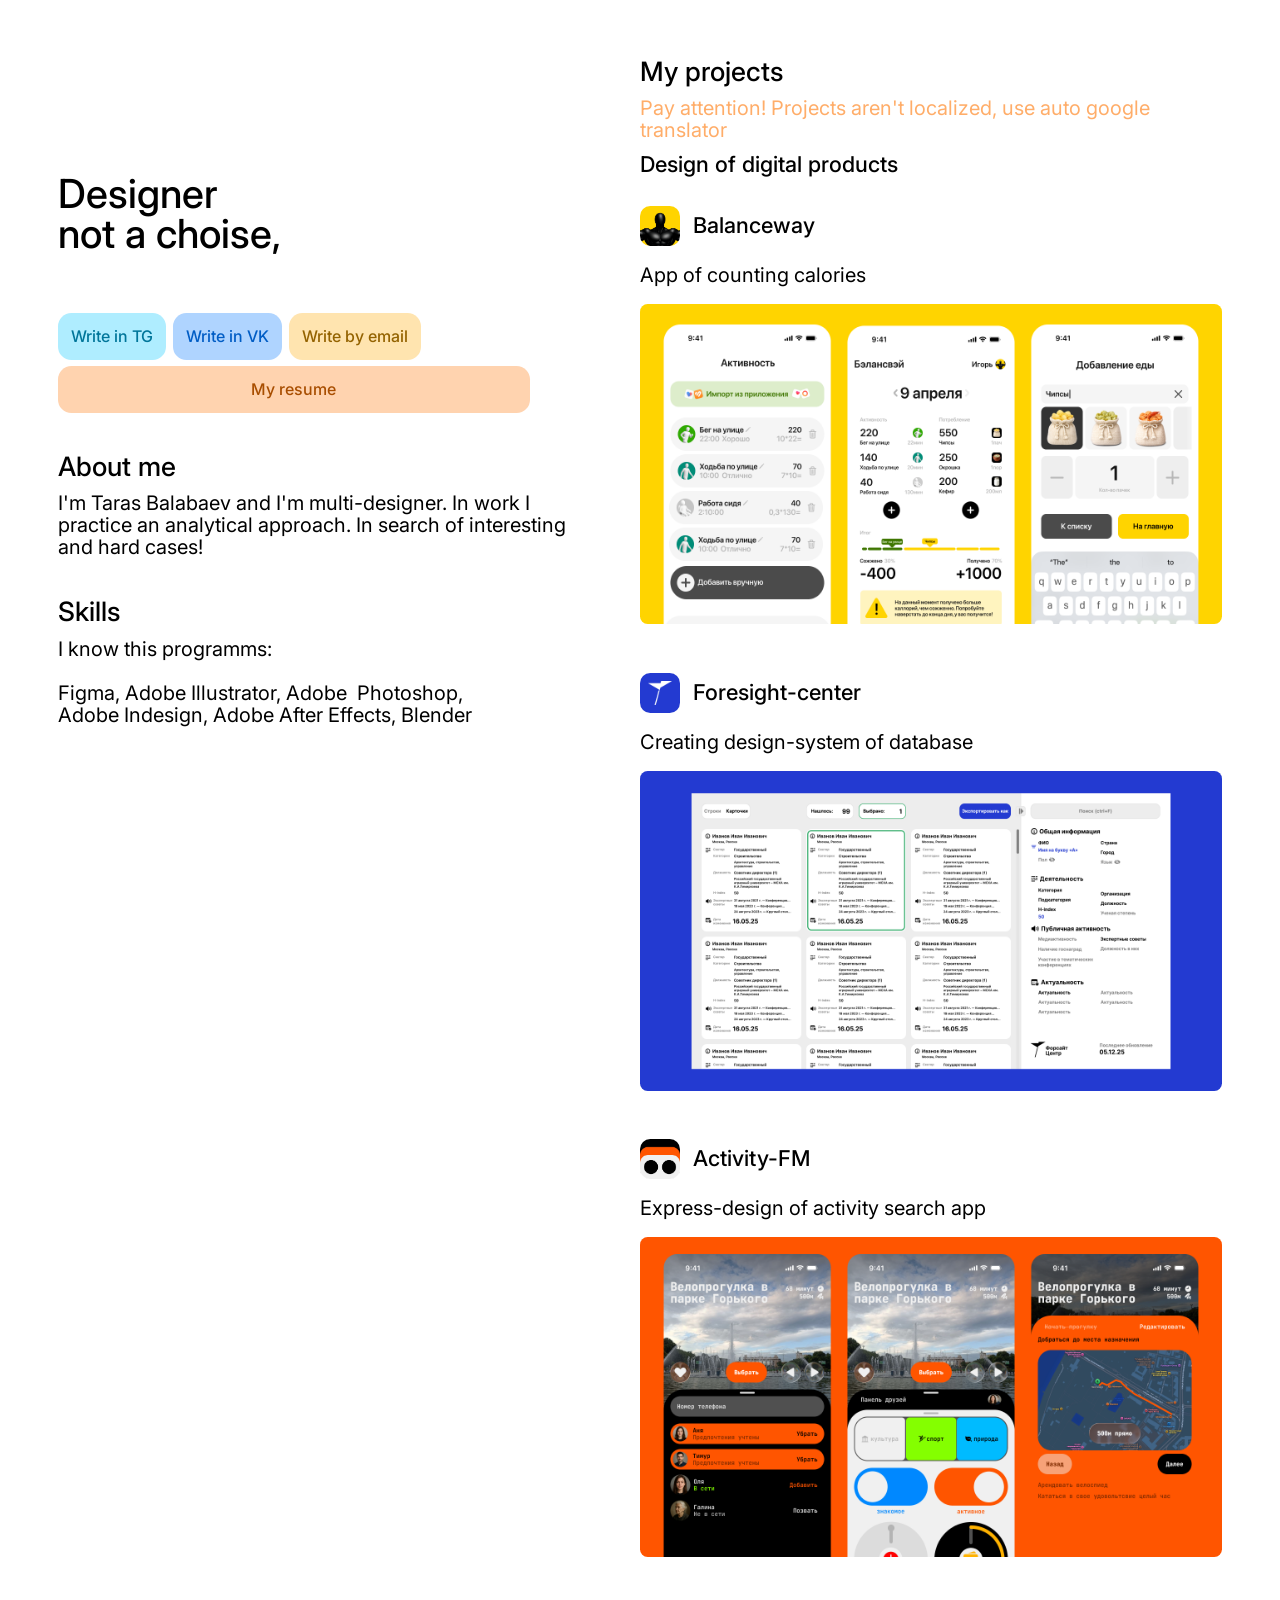
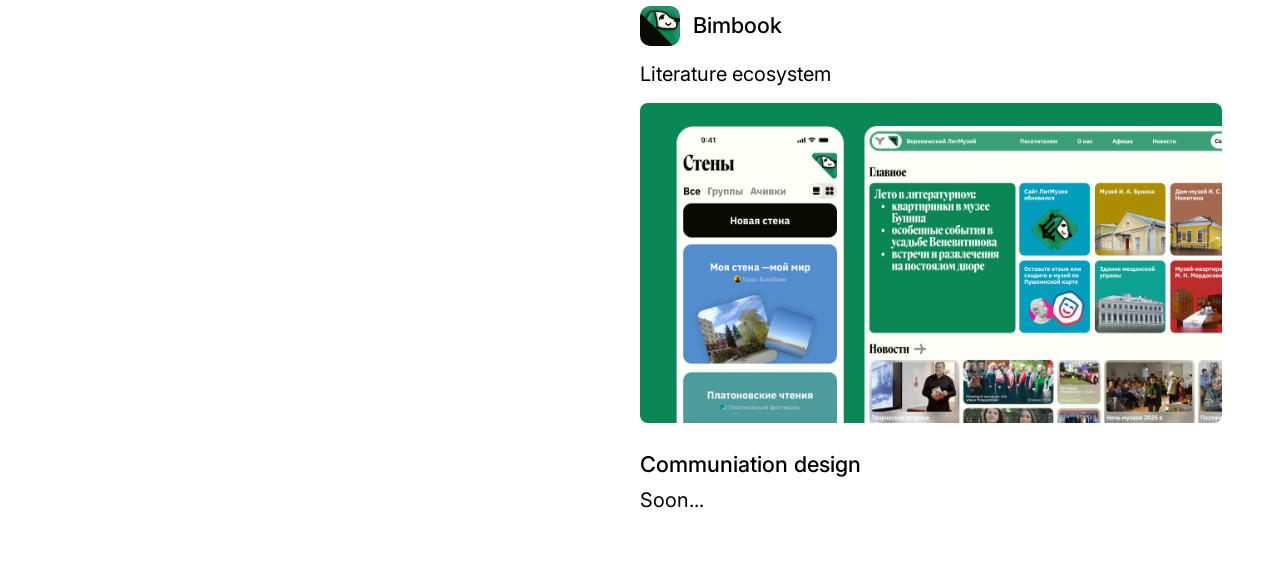
<file: index.html>
<!doctype html>
<html lang="en">
  <head>
    <meta charset="UTF-8" />
    <meta name="viewport" content="width=device-width, initial-scale=1.0" />
    <title>Portfolio 2026</title>
    <link rel="stylesheet" href="stylesheets/style.css" />
    <script defer src="redirect.js"></script>
    <script defer src="javascripts/script.js"></script>
    <link rel="icon" href="images/icon.ico" />
    <link rel="stylesheet" href="images/icon.png" />

    <meta property="og:type" content="website" />
    <meta property="og:title" content="Портфолио Тараса Балабаева" />
    <meta
      property="og:description"
      content="Дизайнер, который вам не нужен, а необходим"
    />
    <meta
      property="og:image"
      content="https://raw.githubusercontent.com/killedbycss/portfolio/refs/heads/main/images/banner.png"
    />
    <meta
      property="og:url"
      content="https://killedbycss.github.io/portfolio/"
    />
  </head>
  <body>
    <!-- Анатомия страницы -->
    <div class="contents">
      <!-- Главные секции -->

      <!-- Описание -->
      <section id="description">
        <div class="miniContents">
          <h1>Designer<br />not a choise,<br /><span>but necessity</span></h1>
          <div class="tags" id="social">
            <button
              class="tag"
              id="tg"
              onclick="window.open('https://t.me/killedbycss', '_blank')"
            >
              Write in TG
            </button>
            <button
              class="tag"
              id="vk"
              onclick="window.open('https://vk.com/tarasbalabaev', '_blank')"
            >
              Write in VK
            </button>
            <button class="tag" id="emEn">Write by email</button>
            <button
              class="tag"
              id="mr"
              onclick="window.open('images/projects/resume.pdf', '_blank')"
            >
              My resume
            </button>
          </div>
        </div>
        <div class="miniContents">
          <h2>About me</h2>
          <p>
            I'm Taras Balabaev and I'm multi-designer. In work I practice an
            analytical approach. In search of interesting and hard cases!
          </p>
        </div>

        <div class="miniContents">
          <h2>Skills</h2>
          <p>
            I know this programms:<br /><br />Figma, Adobe&nbsp;Illustrator,
            Adobe &nbsp;Photoshop, Adobe&nbsp;Indesign,
            Adobe&nbsp;After&nbsp;Effects, Blender
          </p>
        </div>
      </section>

      <!-- Пустота -->
      <div id="waste"></div>

      <!-- Проекты -->
      <section id="projects">
        <div class="miniContents">
          <h2>My projects</h2>
          <p id="attention">
            Pay attention! Projects aren't localized, use auto google translator
          </p>
          <!-- <div class="tags" id="sort">
            <button class="tag" id="">Tags</button>
            <button class="tag" id="">are</button>
            <button class="tag" id="">still</button>
            <button class="tag" id="">under</button>
            <button class="tag" id="">development</button>
          </div> -->
          <h3>Design of digital products</h3>
          <div class="project" id="balanceway">
            <div class="aboutProject">
              <div class="iconText">
                <img
                  class="projectIcon"
                  src="projects/icons/balanceway.png"
                  alt="Screens of balanceway app where user add food and activities and then app counts calories"
                />
                <h3>Balanceway</h3>
              </div>
              <!-- <button class="tag" id="open">Изучить</button> -->
            </div>
            <p>App of counting calories</p>
            <div class="aboutProject">
              <img class="projectImage" src="projects/covers/balanceway.png" />
            </div>
          </div>
          <div class="project" id="foresight">
            <div class="aboutProject">
              <div class="iconText">
                <img class="projectIcon" src="projects/icons/foresight.png" />
                <h3>Foresight-center</h3>
              </div>
              <!-- <button class="tag" id="open">Изучить</button> -->
            </div>
            <p>Creating design-system of database</p>
            <div class="aboutProject">
              <img
                class="projectImage"
                src="projects/covers/foresight.png"
                alt="Design of database. User choises filter and sort by categories"
              />
            </div>
          </div>
          <div class="project" id="dosug">
            <div class="aboutProject">
              <div class="iconText">
                <img class="projectIcon" src="projects/icons/dosug.png" />
                <h3>Activity-FM</h3>
              </div>
              <!-- <button class="tag" id="open">Изучить</button> -->
            </div>
            <p>Express-design of activity search app</p>
            <div class="aboutProject">
              <img
                class="projectImage"
                src="projects/covers/dosug.png"
                alt="Screens of app where user choise activity like music"
              />
            </div>
          </div>
          <div class="project" id="bimbook">
            <div class="aboutProject">
              <div class="iconText">
                <img
                  class="projectIcon"
                  src="projects/icons/bimbook.png"
                  alt="Screen of Bimbook app where you can explore literature and website where you can explore museums"
                />
                <h3>Bimbook</h3>
              </div>
              <!-- <button class="tag" id="open">Изучить</button> -->
            </div>
            <p>Literature ecosystem</p>
            <div class="aboutProject">
              <img class="projectImage" src="projects/covers/bimbook.png" />
            </div>
          </div>
          <h3>Communiation design</h3>
          <p>Soon...</p>
        </div>
      </section>
    </div>
  </body>
</html>
</file>
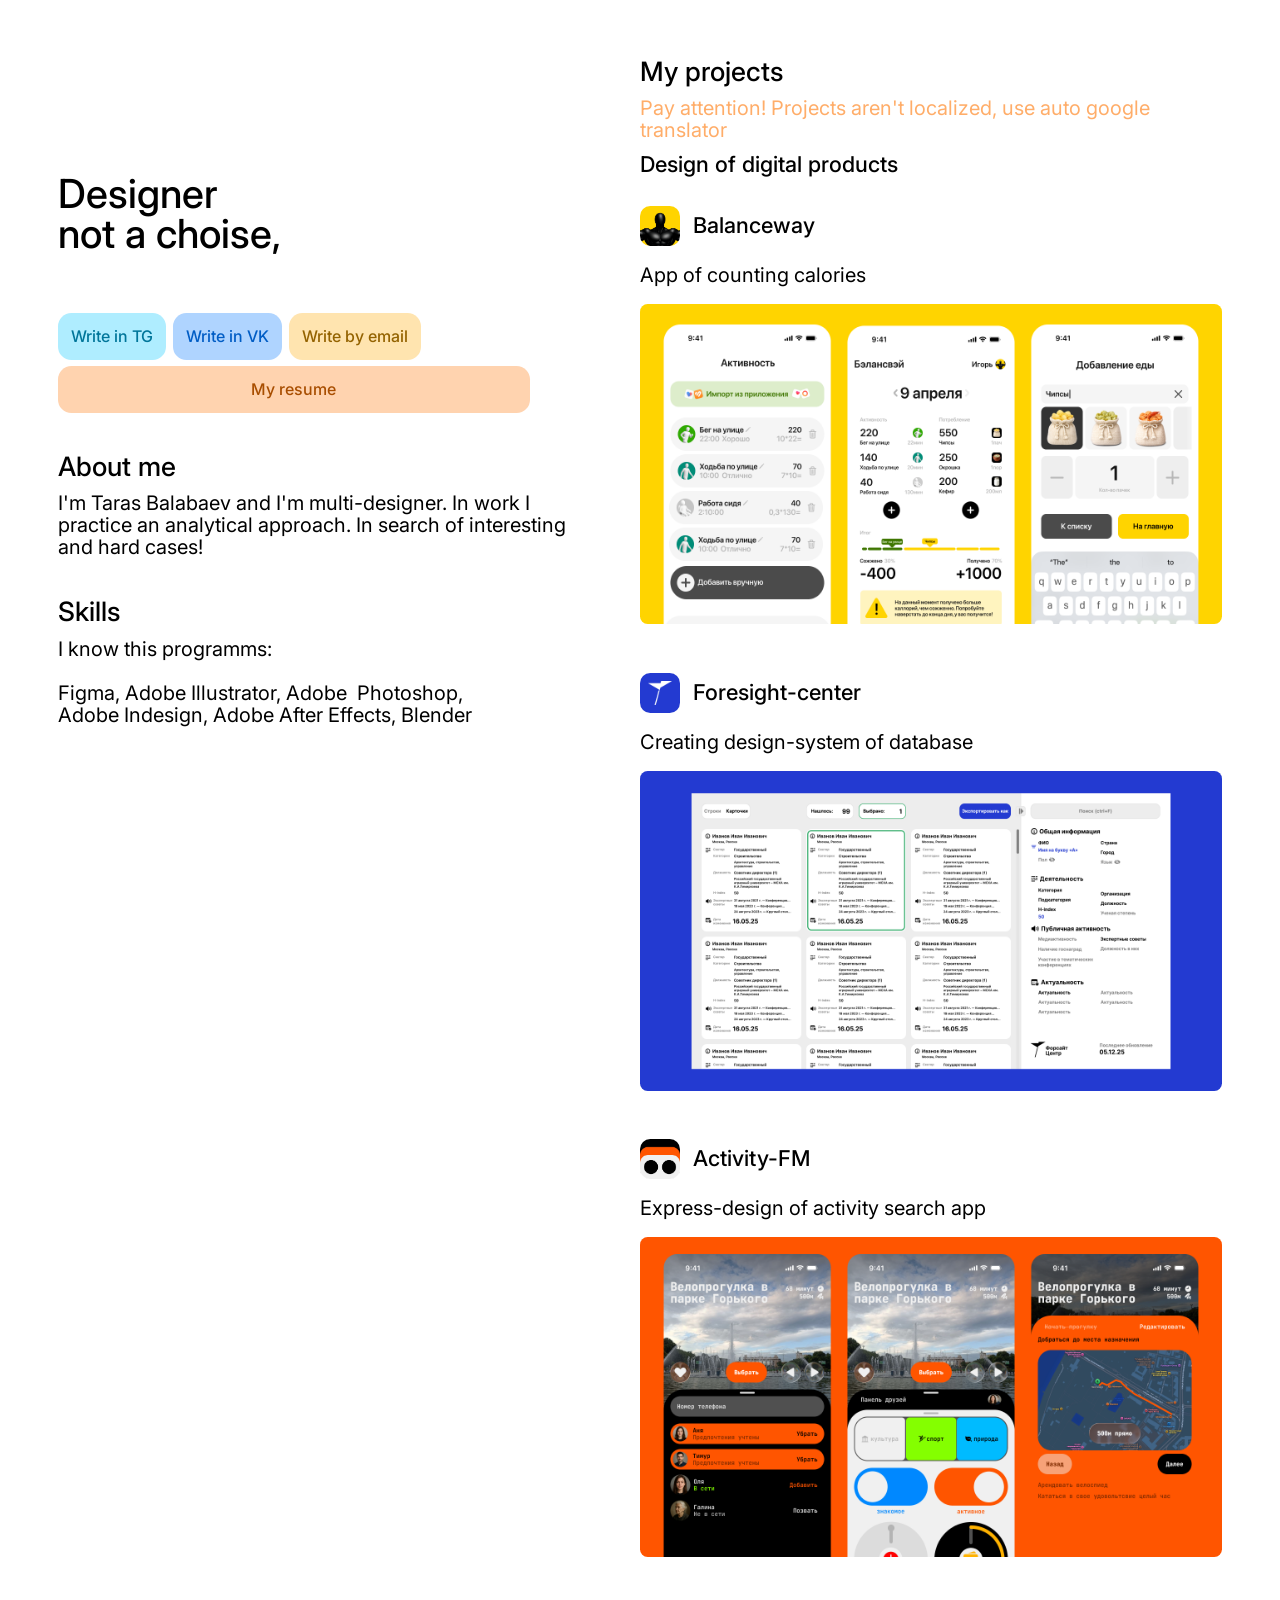
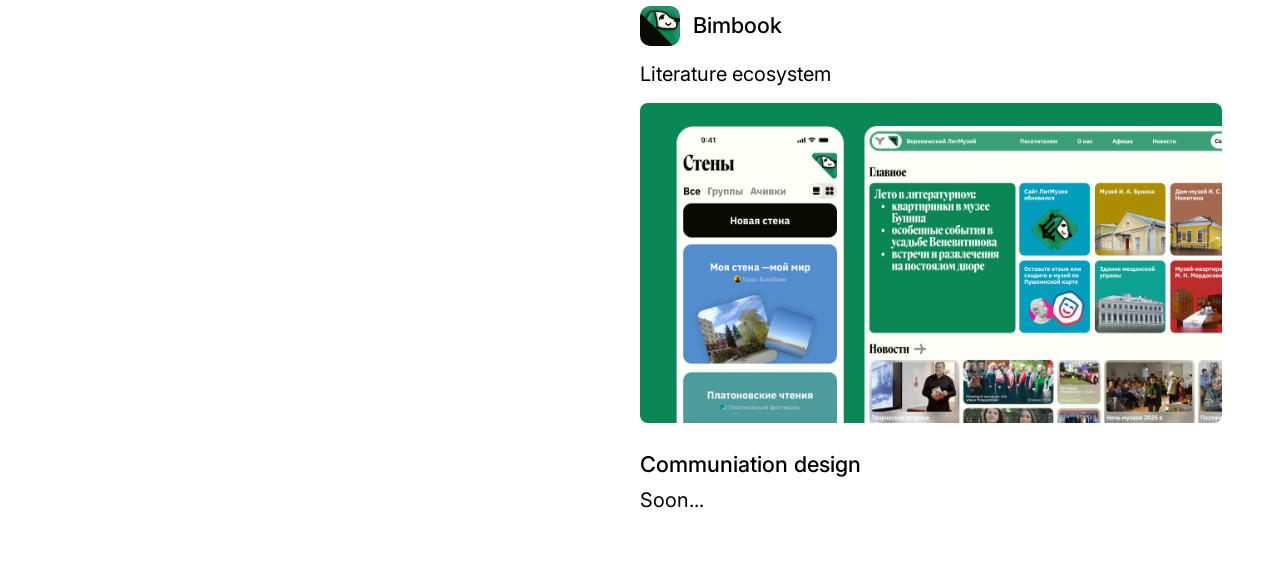
<file: indexRu.html>
<!doctype html>
<html lang="ru">
  <head>
    <meta charset="UTF-8" />
    <meta name="viewport" content="width=device-width, initial-scale=1.0" />
    <title>Портфолио 2026</title>
    <link rel="stylesheet" href="stylesheets/style.css" />
    <script defer src="redirect.js"></script>
    <script defer src="javascripts/scriptRu.js"></script>
    <link rel="icon" href="images/icon.ico" />
    <link rel="stylesheet" href="images/icon.png" />

    <meta property="og:type" content="website" />
    <meta property="og:title" content="Портфолио Тараса Балабаева" />
    <meta
      property="og:description"
      content="Дизайнер, который вам не нужен, а необходим"
    />
    <meta
      property="og:image"
      content="https://raw.githubusercontent.com/killedbycss/portfolio/refs/heads/main/images/banner.png"
    />
    <meta
      property="og:url"
      content="https://killedbycss.github.io/portfolio/"
    />
  </head>
  <body>
    <!-- Анатомия страницы -->
    <div class="contents">
      <!-- Главные секции -->

      <!-- Описание -->
      <section id="description">
        <div class="miniContents">
          <h1>
            Дизайнер, <br />который вам не нужен, <br /><span>а необходим</span>
          </h1>
          <div class="tags" id="social">
            <button
              class="tag"
              id="tg"
              onclick="window.open('https://t.me/killedbycss', '_blank')"
            >
              Написать в ТГ
            </button>
            <button
              class="tag"
              id="vk"
              onclick="window.open('https://vk.com/tarasbalabaev', '_blank')"
            >
              Написать в ВК
            </button>
            <button class="tag" id="em">Написать на почту</button>
            <button
              class="tag"
              id="mr"
              onclick="window.open('images/projectsRU/resume.pdf', '_blank')"
            >
              Моё резюме
            </button>
          </div>
        </div>
        <div class="miniContents">
          <h2>Я Тарас Балабаев</h2>
          <p>
            И&nbsp;я&nbsp;дизайнер цифрового продукта. В&nbsp;дизайне
            с&nbsp;2021&nbsp;года, большие проекты с&nbsp;2025. Также практикую
            комдиз и&nbsp;код (этот сайт сверстан вручную)
          </p>
        </div>

        <div class="miniContents">
          <h2>Дизайнерская позиция</h2>
          <p>
            Понимаю ресерчи и&nbsp;психологию, поэтому вы&nbsp;получите классный
            продукт; важность дизайнерского взгляда, поэтому меня
            не&nbsp;заменит нейросеть
          </p>
        </div>

        <div class="miniContents">
          <h2>Сейчас</h2>
          <p>
            Ощущаю себя как мидл, ищу стажировку с&nbsp;позиции джуна. Люблю
            сложные и&nbsp;интересные кейсы. <br />Зовите&nbsp;&mdash;
            с&nbsp;радостью откликнусь!
          </p>
        </div>
      </section>

      <!-- Пустота -->
      <div id="waste"></div>

      <!-- Проекты -->
      <section id="projects">
        <div class="miniContents">
          <h2>Мои проекты</h2>
          <!-- <div class="tags" id="sort">
            <button class="tag" id="">Теги</button>
            <button class="tag" id="">пока</button>
            <button class="tag" id="">что</button>
            <button class="tag" id="">в</button>
            <button class="tag" id="">разработке</button>
          </div> -->
          <h3>Дизайн цифровых продуктов</h3>
          <div class="project" id="balanceway">
            <div class="aboutProject">
              <div class="iconText">
                <img
                  class="projectIcon"
                  src="projects/icons/balanceway.png"
                  alt="Экраны приложения Бэлансвэй, где пользователь добавляет активности и еду, а приложение рассчитывает количесто калорий"
                />
                <h3>Бэлансвэй</h3>
              </div>
              <!-- <button class="tag" id="open">Изучить</button> -->
            </div>
            <p>Приложение для расчёта калорий</p>
            <div class="aboutProject">
              <img class="projectImage" src="projects/covers/balanceway.png" />
            </div>
          </div>
          <div class="project" id="foresight">
            <div class="aboutProject">
              <div class="iconText">
                <img class="projectIcon" src="projects/icons/foresight.png" />
                <h3>Форсайт-центр</h3>
              </div>
              <!-- <button class="tag" id="open">Изучить</button> -->
            </div>
            <p>Разработка дизайн-системы базы данных</p>
            <div class="aboutProject">
              <img
                class="projectImage"
                src="projects/covers/foresight.png"
                alt="Дизайн базы данных, где пользователь выбирает по отдельным категориям сортировку и фильтрацию"
              />
            </div>
          </div>
          <div class="project" id="dosug">
            <div class="aboutProject">
              <div class="iconText">
                <img class="projectIcon" src="projects/icons/dosug.png" />
                <h3>Досуг-FM</h3>
              </div>
              <!-- <button class="tag" id="open">Изучить</button> -->
            </div>
            <p>Экспресс-дизайн приложения для досуга</p>
            <div class="aboutProject">
              <img
                class="projectImage"
                src="projects/covers/dosug.png"
                alt="Экраны приложения Досуг-FM, где подбор мест напоминает поиск музыки"
              />
            </div>
          </div>
          <div class="project" id="bimbook">
            <div class="aboutProject">
              <div class="iconText">
                <img
                  class="projectIcon"
                  src="projects/icons/bimbook.png"
                  alt="Экран приложения «Бимбук», где можно делиться контентом и сайт Областного Литмузея, где удобно выбрать понравившейся музей"
                />
                <h3>Бимбук</h3>
              </div>
              <!-- <button class="tag" id="open">Изучить</button> -->
            </div>
            <p>Литературная экосистема</p>
            <div class="aboutProject">
              <img class="projectImage" src="projects/covers/bimbook.png" />
            </div>
          </div>
          <h3>Коммуникационный дизайн</h3>
          <p>Скоро...</p>
        </div>
      </section>
    </div>
  </body>
</html>
</file>
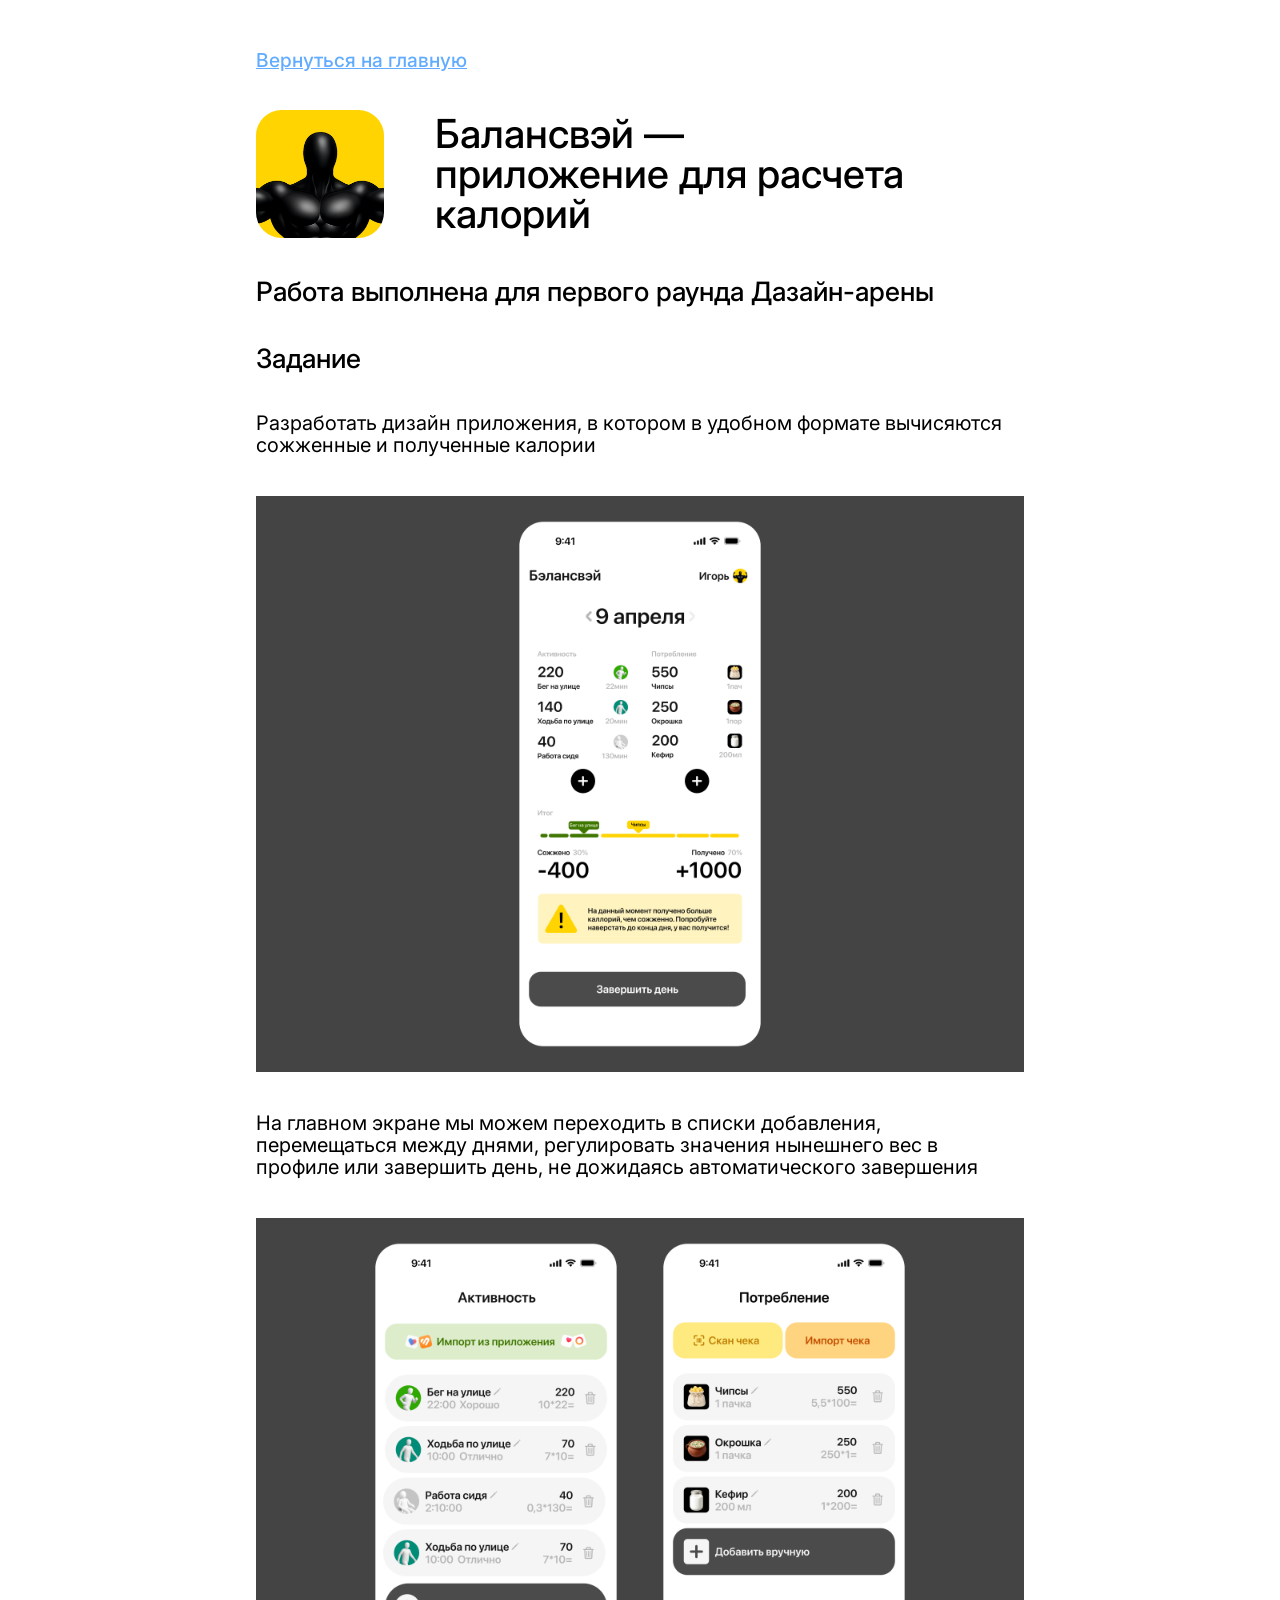
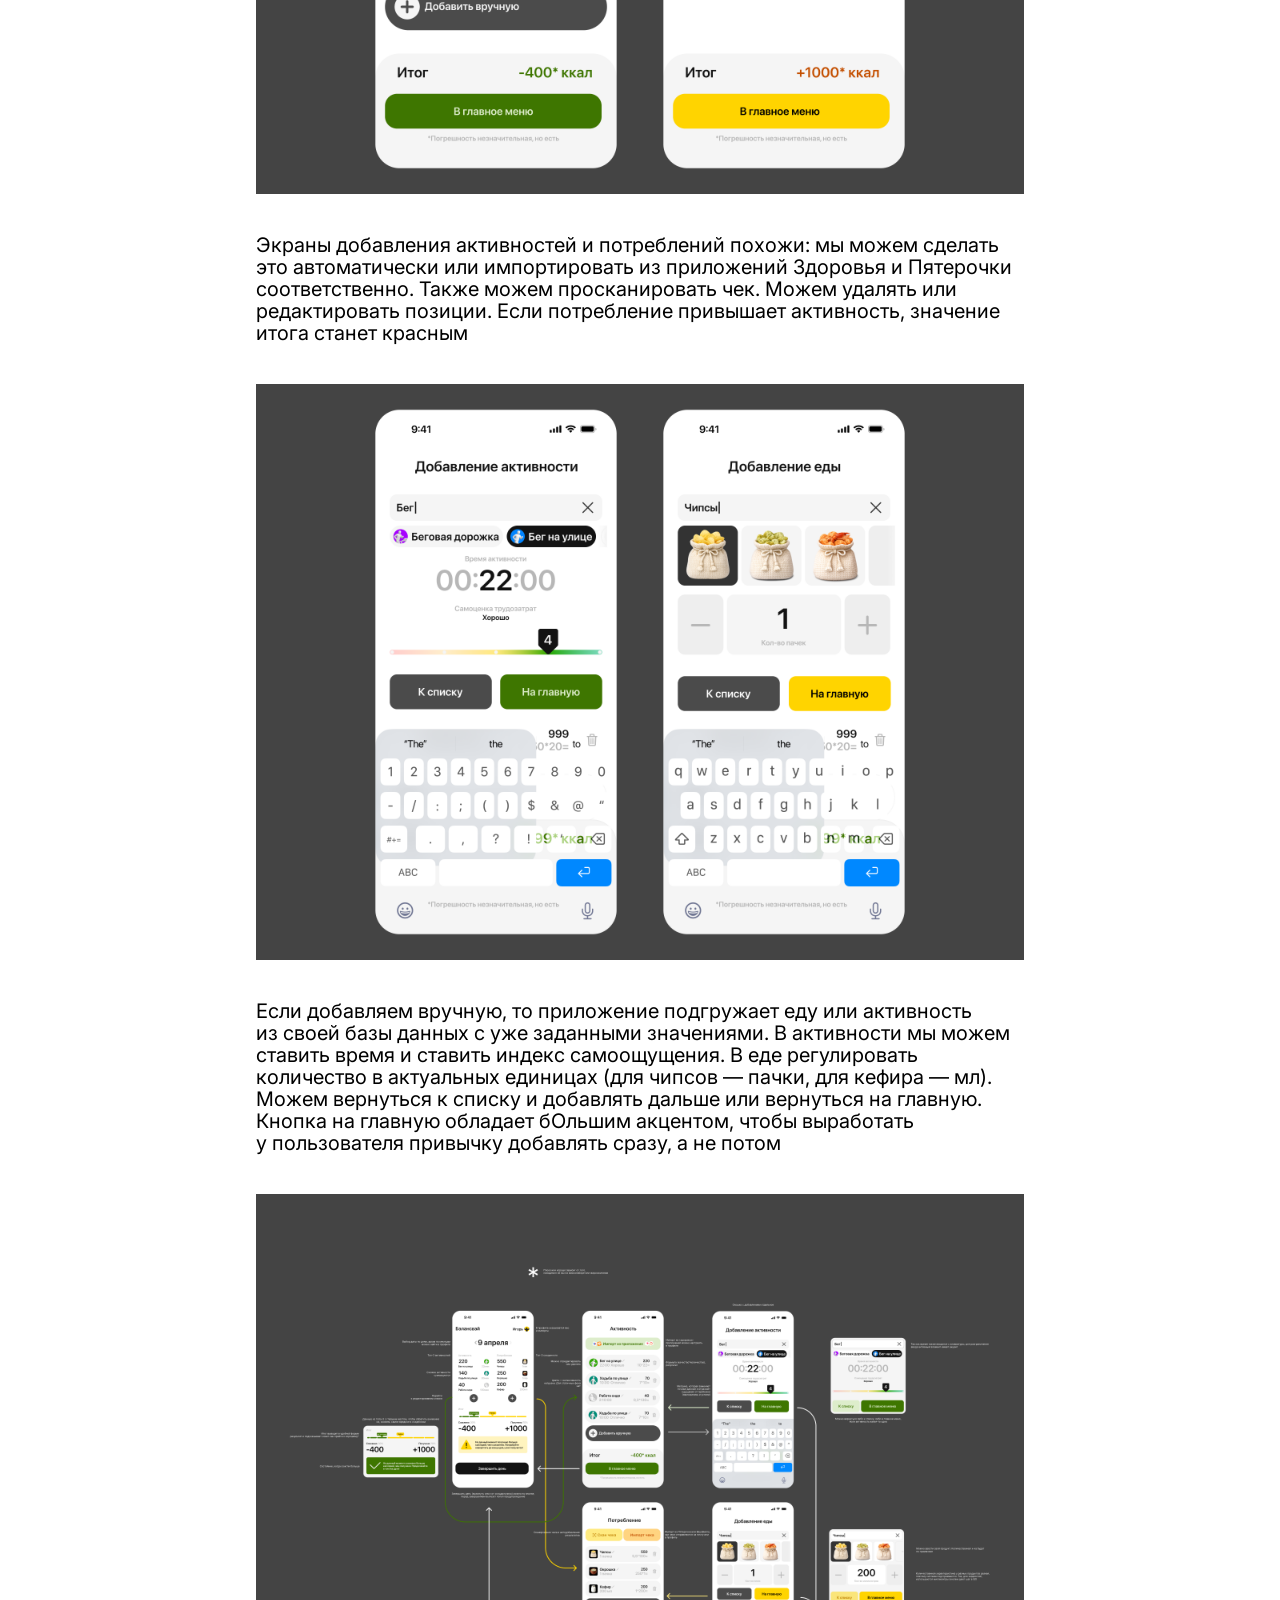
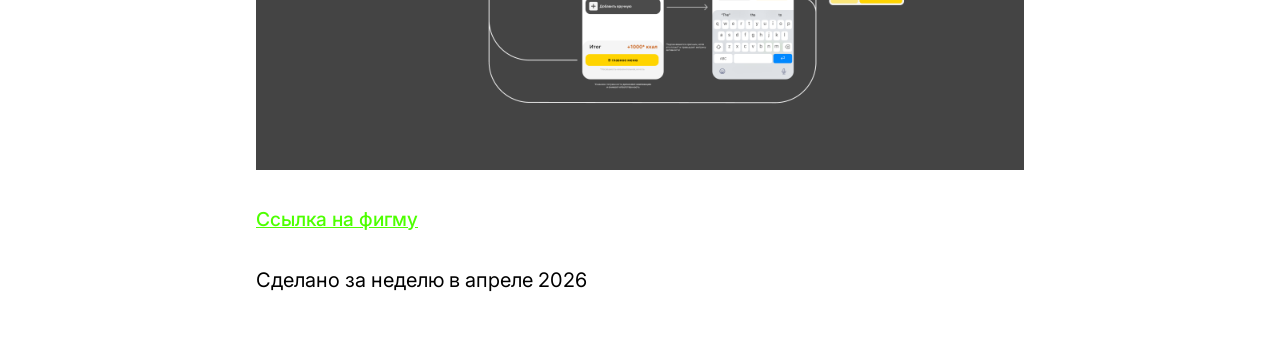
<file: projectsRu/balanceway.html>
<!doctype html>
<html lang="ru">
  <head>
    <meta charset="UTF-8" />
    <meta name="viewport" content="width=device-width, initial-scale=1.0" />
    <title>Дизайн Бэлансвэй</title>
    <link rel="stylesheet" href="../stylesheets/style.css" />
    <script defer src="../javascripts/scriptRu.js"></script>
    <link rel="icon" href="../images/icon.ico" />
    <link rel="stylesheet" href="../images/icon.png" />

    <meta property="og:type" content="website" />
    <meta property="og:title" content="Портфолио Тараса Балабаева: Бэлансвэй" />
    <meta property="og:description" content="Приложение для расчета калорий" />
    <meta
      property="og:image"
      content="https://raw.githubusercontent.com/killedbycss/portfolio/refs/heads/main/projects/covers/balanceway.png"
    />
    <meta
      property="og:url"
      content="https://killedbycss.github.io/portfolio/projectsRU/balanceway.html"
    />
  </head>
  <body>
    <!-- Анатомия страницы -->
    <div class="inProject">
      <a href="../index.html">Вернуться на главную</a>
      <div class="titleInProject">
        <img class="iconInProject" src="../projects/icons/balanceway.png" />
        <h1>Балансвэй — <br />приложение для расчета калорий</h1>
      </div>
      <h2>Работа выполнена для первого раунда Дазайн-арены</h2>
      <h2>Задание</h2>
      <p>
        Разработать дизайн приложения, в&nbsp;котором в&nbsp;удобном формате
        вычисяются сожженные и&nbsp;полученные калории
      </p>
      <img src="../images/projectsRU/balanceway/1.png" alt="Экран приложения" />
      <p>
        На главном экране мы можем переходить в списки добавления, перемещаться
        между днями, регулировать значения нынешнего вес в профиле или завершить
        день, не дожидаясь автоматического завершения
      </p>
      <img src="../images/projectsRU/balanceway/2.png" alt="" />
      <p>
        Экраны добавления активностей и&nbsp;потреблений похожи: мы&nbsp;можем
        сделать это автоматически или импортировать из&nbsp;приложений Здоровья
        и&nbsp;Пятерочки соответственно. Также можем просканировать чек. Можем
        удалять или редактировать позиции. Если потребление привышает
        активность, значение итога станет красным
      </p>
      <img src="../images/projectsRU/balanceway/3.png" alt="" />
      <p>
        Если добавляем вручную, то&nbsp;приложение подгружает еду или активность
        из&nbsp;своей базы данных с&nbsp;уже заданными значениями.
        В&nbsp;активности мы&nbsp;можем ставить время и&nbsp;ставить индекс
        самоощущения. В&nbsp;еде регулировать количество в&nbsp;актуальных
        единицах (для чипсов&nbsp;&mdash; пачки, для кефира&nbsp;&mdash; мл).
        Можем вернуться к&nbsp;списку и&nbsp;добавлять дальше или вернуться
        на&nbsp;главную. Кнопка на&nbsp;главную обладает бОльшим акцентом, чтобы
        выработать у&nbsp;пользователя привычку добавлять сразу,
        а&nbsp;не&nbsp;потом
      </p>
      <img src="../images/projectsRU/balanceway/4.png" alt="" />
      <a
        href="https://www.figma.com/design/xWUkobPSYSb0LZKZNk3uk3/%D0%94%D0%B0%D0%B7%D0%B0%D0%B9%D0%BD-%D0%90%D1%80%D0%B5%D0%BD%D0%B0?node-id=0-1&t=sH93STDQMEaBvxIs-1"
        class="figmaLink"
        >Ссылка на фигму</a
      >
      <p>Сделано за неделю в апреле 2026</p>
    </div>
  </body>
</html>
</file>
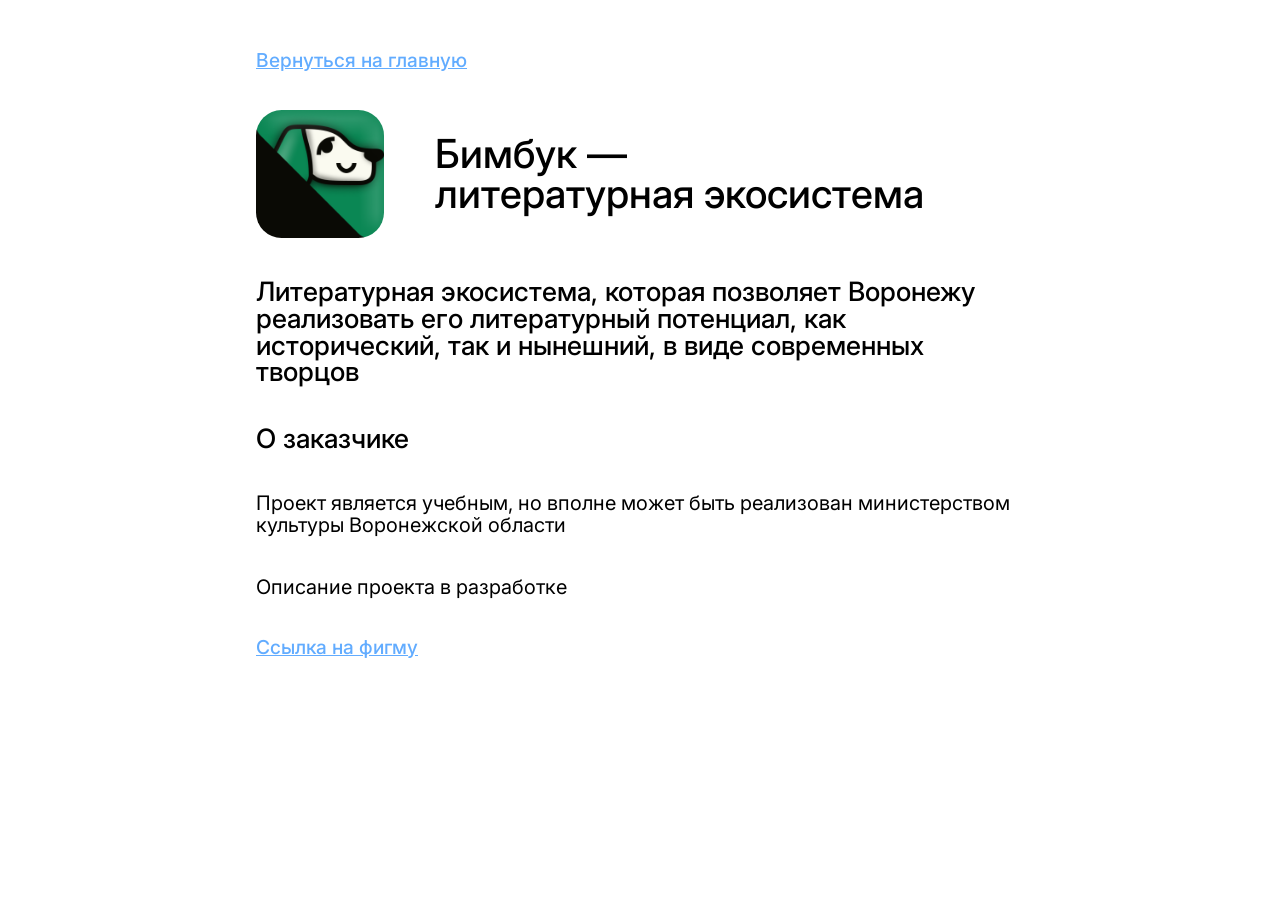
<file: projectsRu/bimbook.html>
<!doctype html>
<html lang="ru">
  <head>
    <meta charset="UTF-8" />
    <meta name="viewport" content="width=device-width, initial-scale=1.0" />
    <title>Бимбук — литературная экосистема</title>
    <link rel="stylesheet" href="../stylesheets/style.css" />
    <script defer src="../javascripts/scriptRu.js"></script>
    <link rel="icon" href="../images/icon.ico" />
    <link rel="stylesheet" href="../images/icon.png" />

    <meta property="og:type" content="website" />
    <meta property="og:title" content="Портфолио Тараса Балабаева: Бимбук" />
    <meta
      property="og:description"
      content="Литературная экосистема Воронежа"
    />
    <meta
      property="og:image"
      content="https://raw.githubusercontent.com/killedbycss/portfolio/refs/heads/main/projects/covers/bimbook.png"
    />
    <meta
      property="og:url"
      content="https://killedbycss.github.io/portfolio/projectsRU/bimbook.html"
    />
  </head>
  <body>
    <!-- Анатомия страницы -->
    <div class="inProject">
      <a href="../index.html">Вернуться на главную</a>
      <div class="titleInProject">
        <img class="iconInProject" src="../projects/icons/bimbook.png" />
        <h1>Бимбук — <br />литературная экосистема</h1>
      </div>

      <h2>
        Литературная экосистема, которая позволяет Воронежу реализовать его
        литературный потенциал, как исторический, так и&nbsp;нынешний,
        в&nbsp;виде современных творцов
      </h2>

      <h2>О заказчике</h2>
      <p>
        Проект является учебным, но&nbsp;вполне может быть реализован
        министерством культуры Воронежской области
      </p>

      <p>Описание проекта в разработке</p>
      <a
        href="https://www.figma.com/design/Br36z6XCvO0HmkQh2jx81X/Bimbook---literature-ecosystem?node-id=1063-5946&t=lCqoqqUKUjAm5A7Q-1"
        >Ссылка на фигму</a
      >
    </div>
  </body>
</html>
</file>
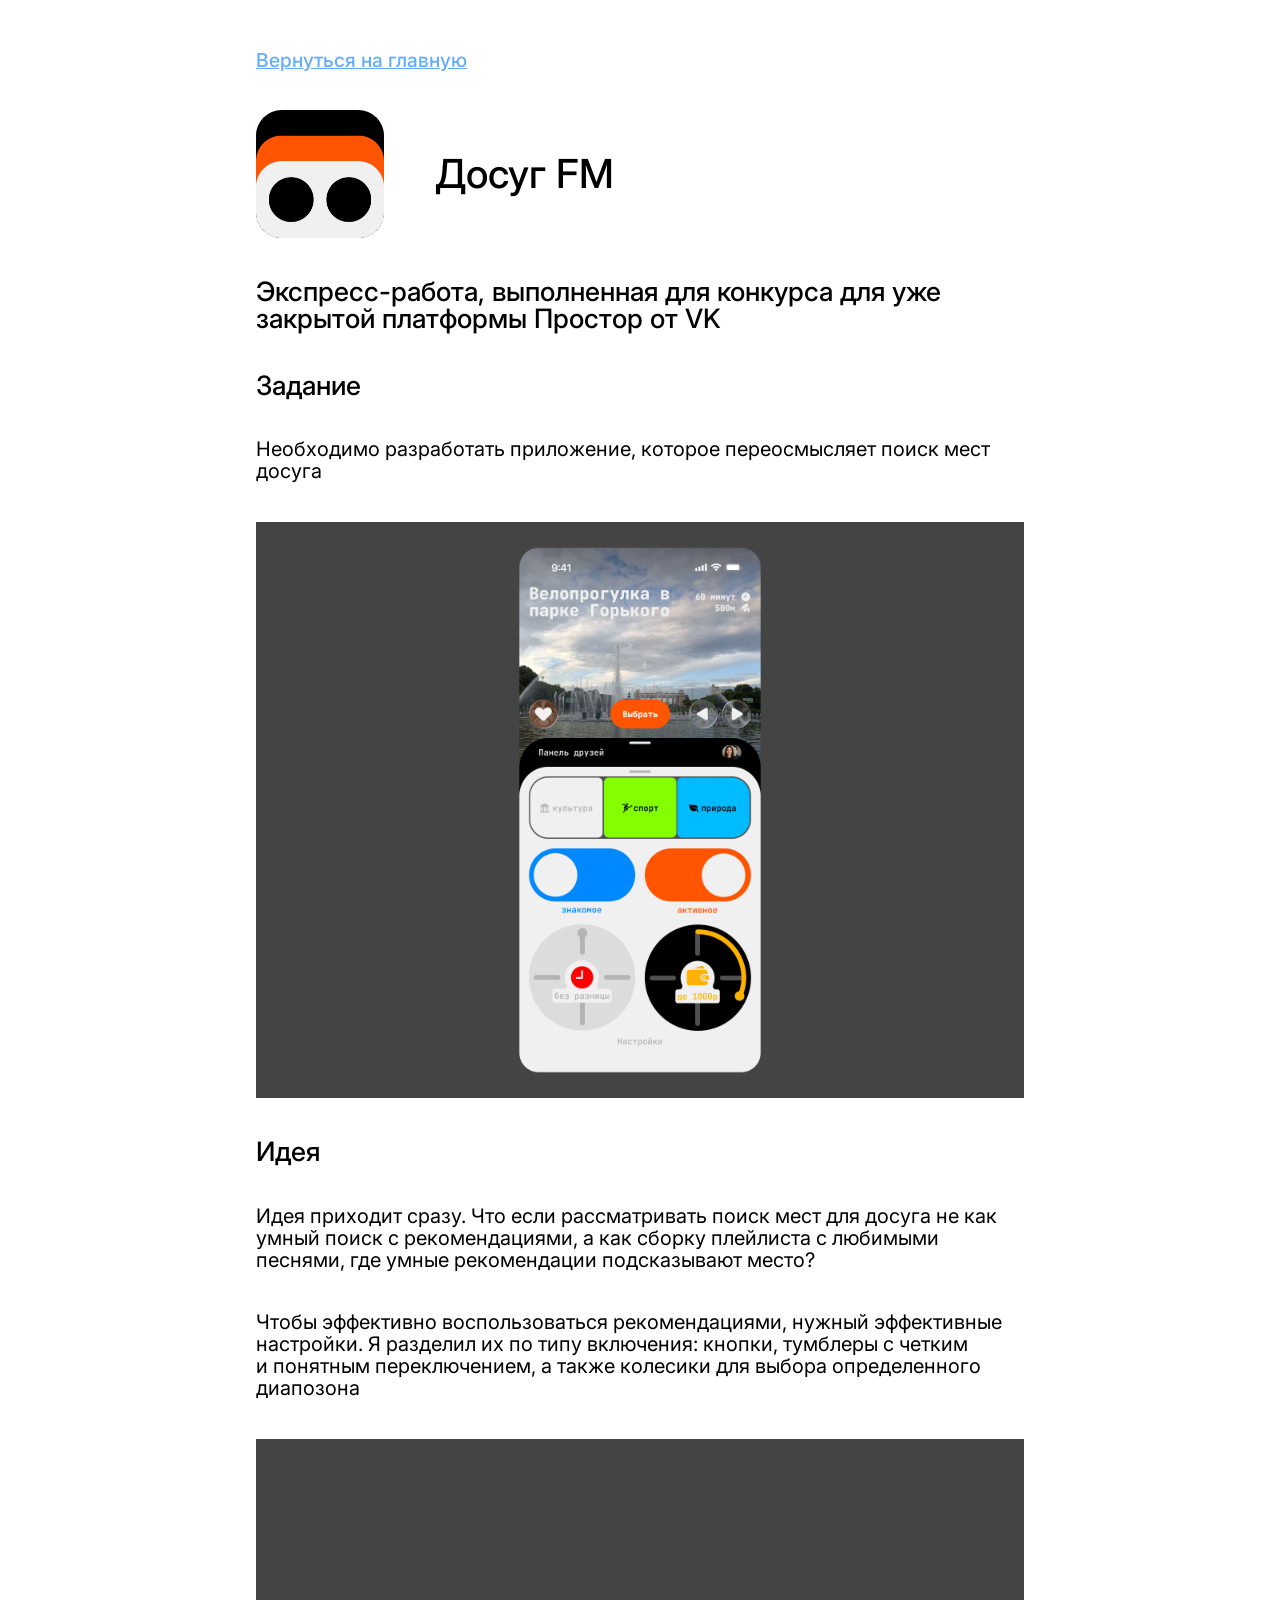
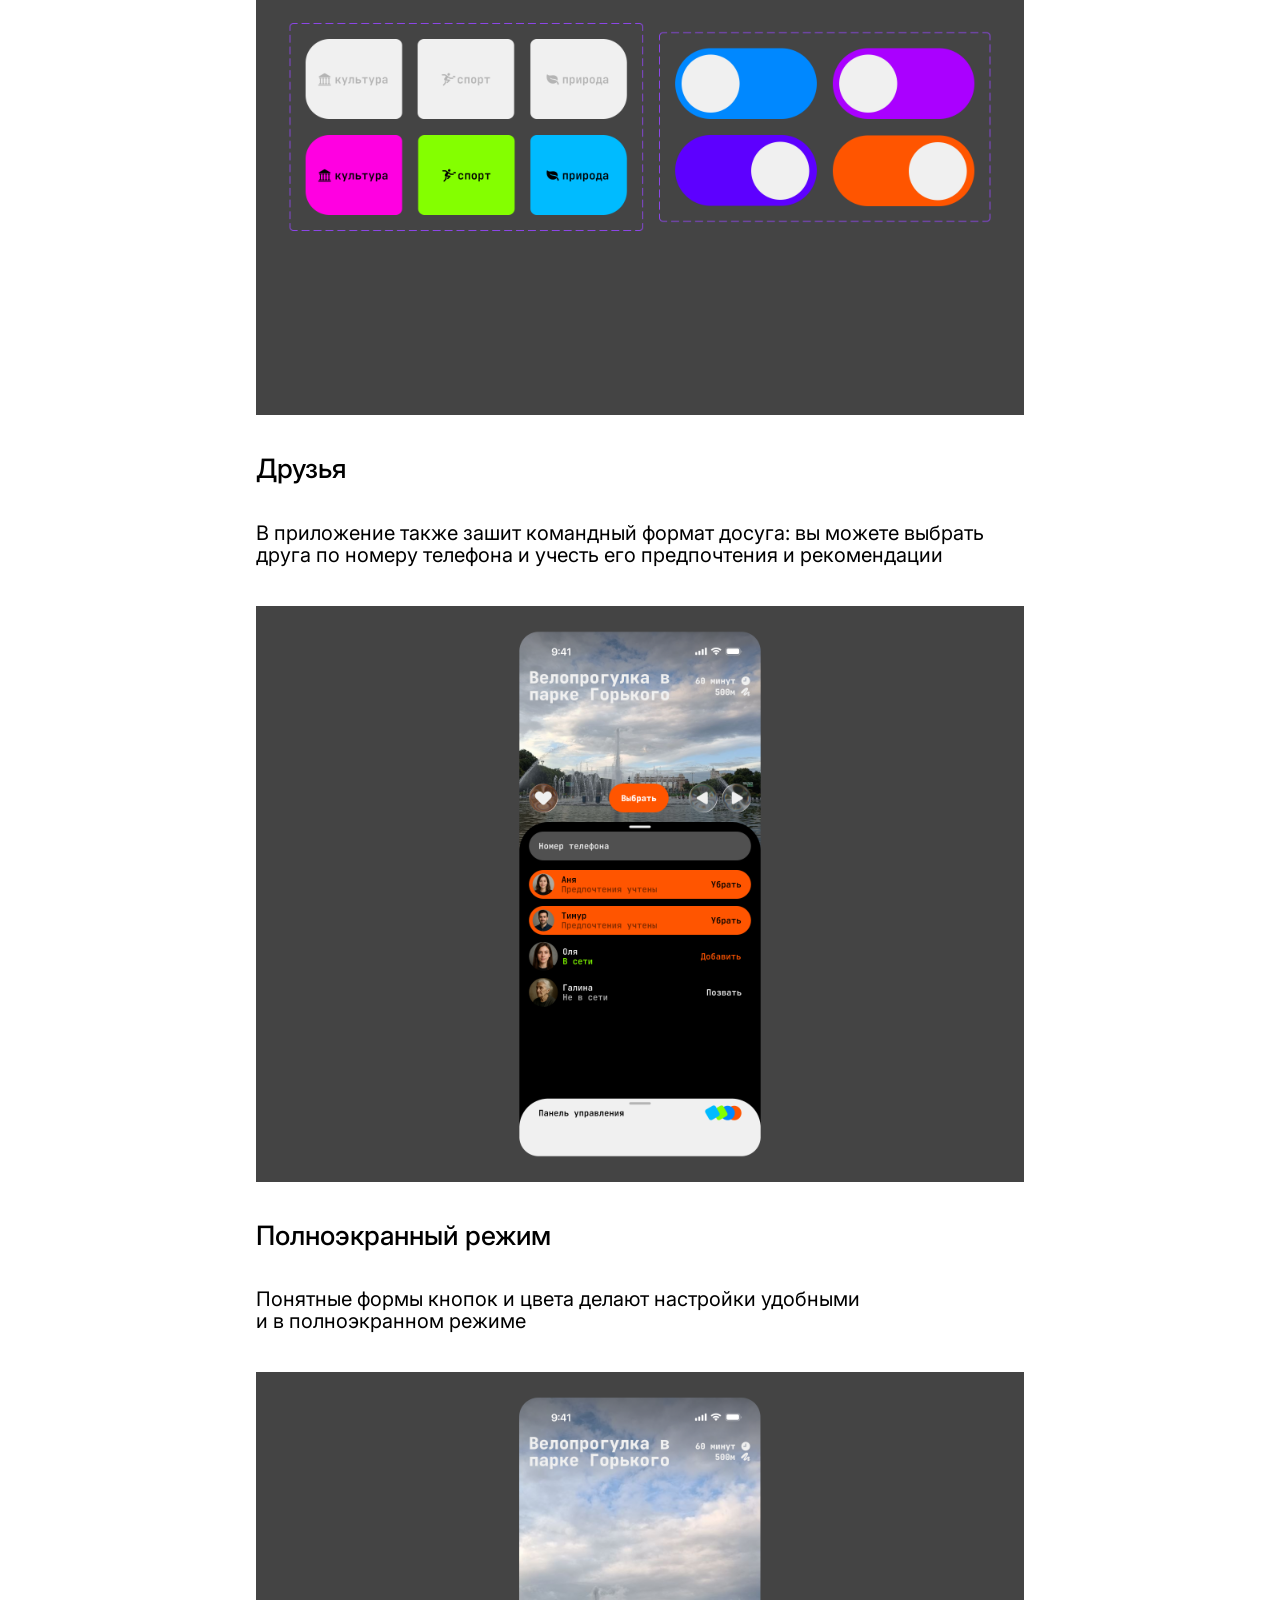
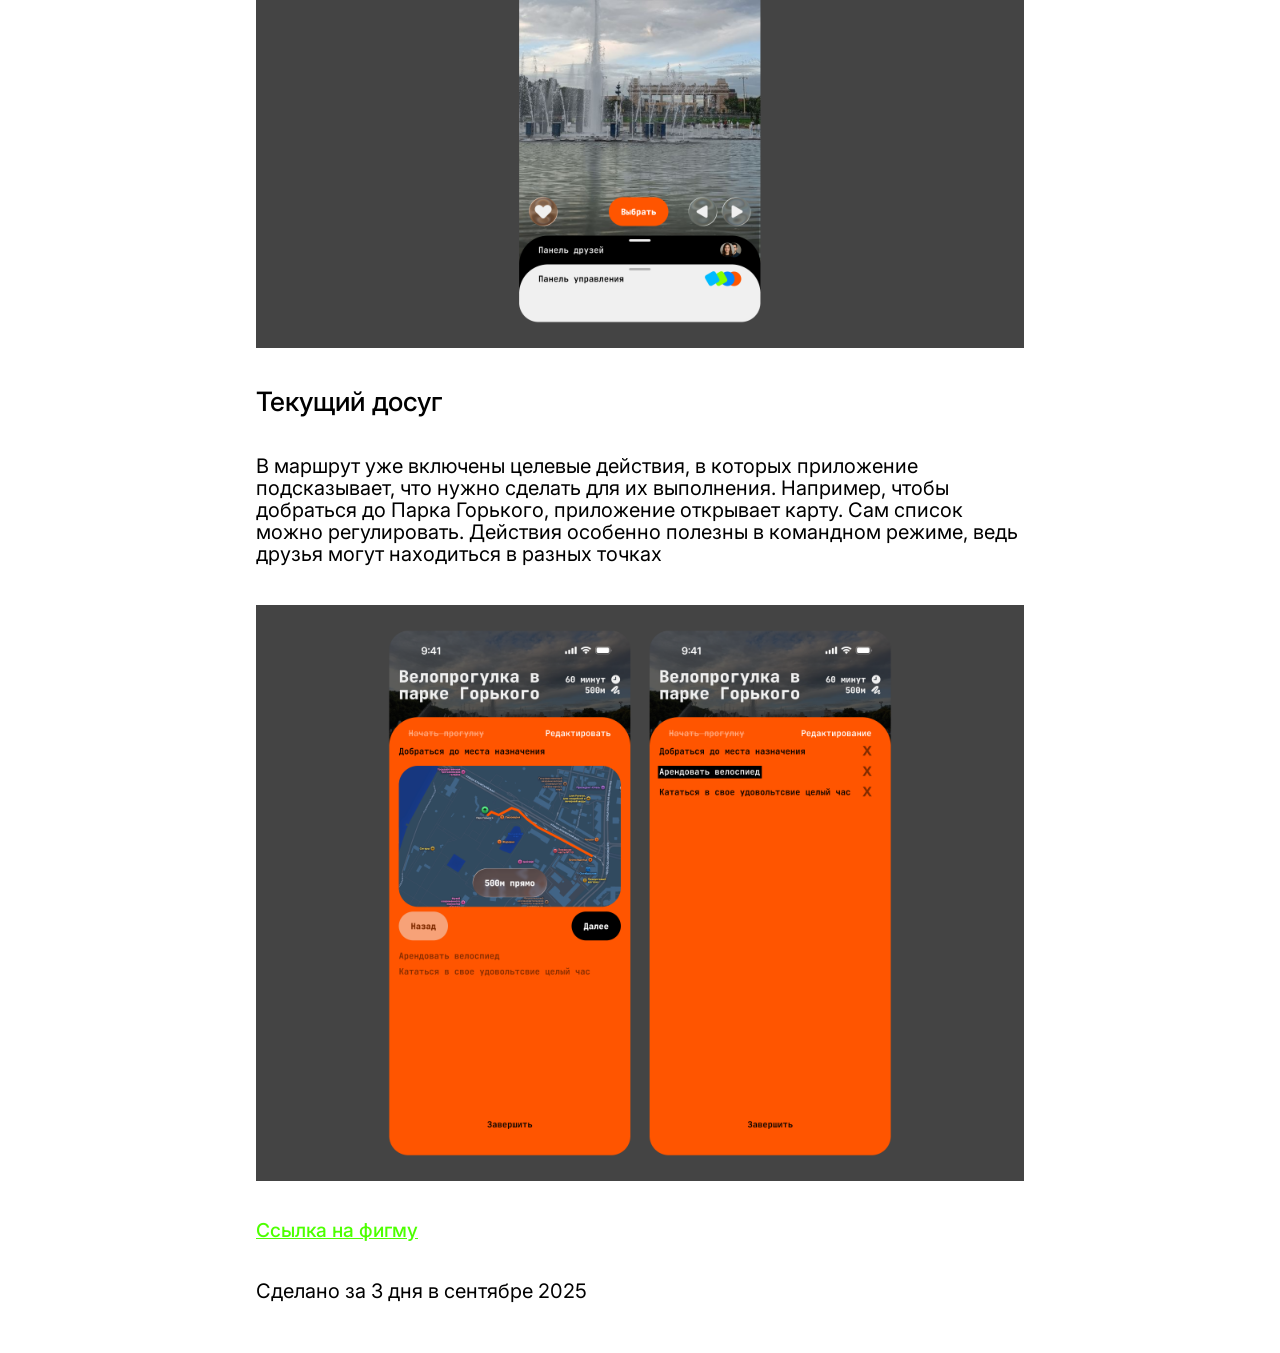
<file: projectsRu/dosug.html>
<!doctype html>
<html lang="ru">
  <head>
    <meta charset="UTF-8" />
    <meta name="viewport" content="width=device-width, initial-scale=1.0" />
    <title>Досуг-FM — моя волна досуга</title>
    <link rel="stylesheet" href="../stylesheets/style.css" />
    <script defer src="../javascripts/scriptRu.js"></script>
    <link rel="icon" href="../images/icon.ico" />
    <link rel="stylesheet" href="../images/icon.png" />

    <meta property="og:type" content="website" />
    <meta property="og:title" content="Портфолио Тараса Балабаева: Досуг-FM" />
    <meta
      property="og:description"
      content="Разработка приложения для поиска досуга"
    />
    <meta
      property="og:image"
      content="https://raw.githubusercontent.com/killedbycss/portfolio/refs/heads/main/projects/covers/dosug.png"
    />
    <meta
      property="og:url"
      content="https://killedbycss.github.io/portfolio/projectsRU/dosug.html"
    />
  </head>
  <body>
    <!-- Анатомия страницы -->
    <div class="inProject">
      <a href="../index.html">Вернуться на главную</a>
      <div class="titleInProject">
        <img class="iconInProject" src="../projects/icons/dosug.png" />
        <h1>Досуг FM</h1>
      </div>
      <h2>
        Экспресс-работа, выполненная для конкурса для уже закрытой платформы
        Простор от VK
      </h2>
      <h2>Задание</h2>
      <p>
        Необходимо разработать приложение, которое переосмысляет поиск мест
        досуга
      </p>
      <img src="../images/projectsRU/dosug/1.png" alt="" />
      <h2>Идея</h2>
      <p>
        Идея приходит сразу. Что если рассматривать поиск мест для досуга
        не&nbsp;как умный поиск с&nbsp;рекомендациями, а&nbsp;как сборку
        плейлиста с&nbsp;любимыми песнями, где умные рекомендации подсказывают
        место?
      </p>
      <p>
        Чтобы эффективно воспользоваться рекомендациями, нужный эффективные
        настройки. Я&nbsp;разделил их&nbsp;по&nbsp;типу включения: кнопки,
        тумблеры с&nbsp;четким и&nbsp;понятным переключением, а&nbsp;также
        колесики для выбора определенного диапозона
      </p>
      <img src="../images/projectsRU/dosug/2.png" alt="" />
      <h2>Друзья</h2>
      <p>
        В&nbsp;приложение также зашит командный формат досуга: вы&nbsp;можете
        выбрать друга по&nbsp;номеру телефона и&nbsp;учесть его предпочтения
        и&nbsp;рекомендации
      </p>
      <img src="../images/projectsRU/dosug/3.png" alt="" />
      <h2>Полноэкранный режим</h2>
      <p>
        Понятные формы кнопок и&nbsp;цвета делают настройки удобными
        и&nbsp;в&nbsp;полноэкранном режиме
      </p>
      <img src="../images/projectsRU/dosug/4.png" alt="" />
      <h2>Текущий досуг</h2>
      <p>
        В&nbsp;маршрут уже включены целевые действия, в&nbsp;которых приложение
        подсказывает, что нужно сделать для их&nbsp;выполнения. Например, чтобы
        добраться до&nbsp;Парка Горького, приложение открывает карту. Сам список
        можно регулировать. Действия особенно полезны в&nbsp;командном режиме,
        ведь друзья могут находиться в&nbsp;разных точках
      </p>
      <img src="../images/projectsRU/dosug/5.png" alt="" />
      <a
        href="https://www.figma.com/design/ZH5LfLoPXYi1jmM7oyErGB/%D0%94%D0%BE%D1%81%D1%83%D0%B3FM?m=auto&t=LWAkGXqrEuSZczB2-6"
        class="figmaLink"
        >Ссылка на фигму</a
      >
      <p>Сделано за 3 дня в сентябре 2025</p>
    </div>
  </body>
</html>
</file>
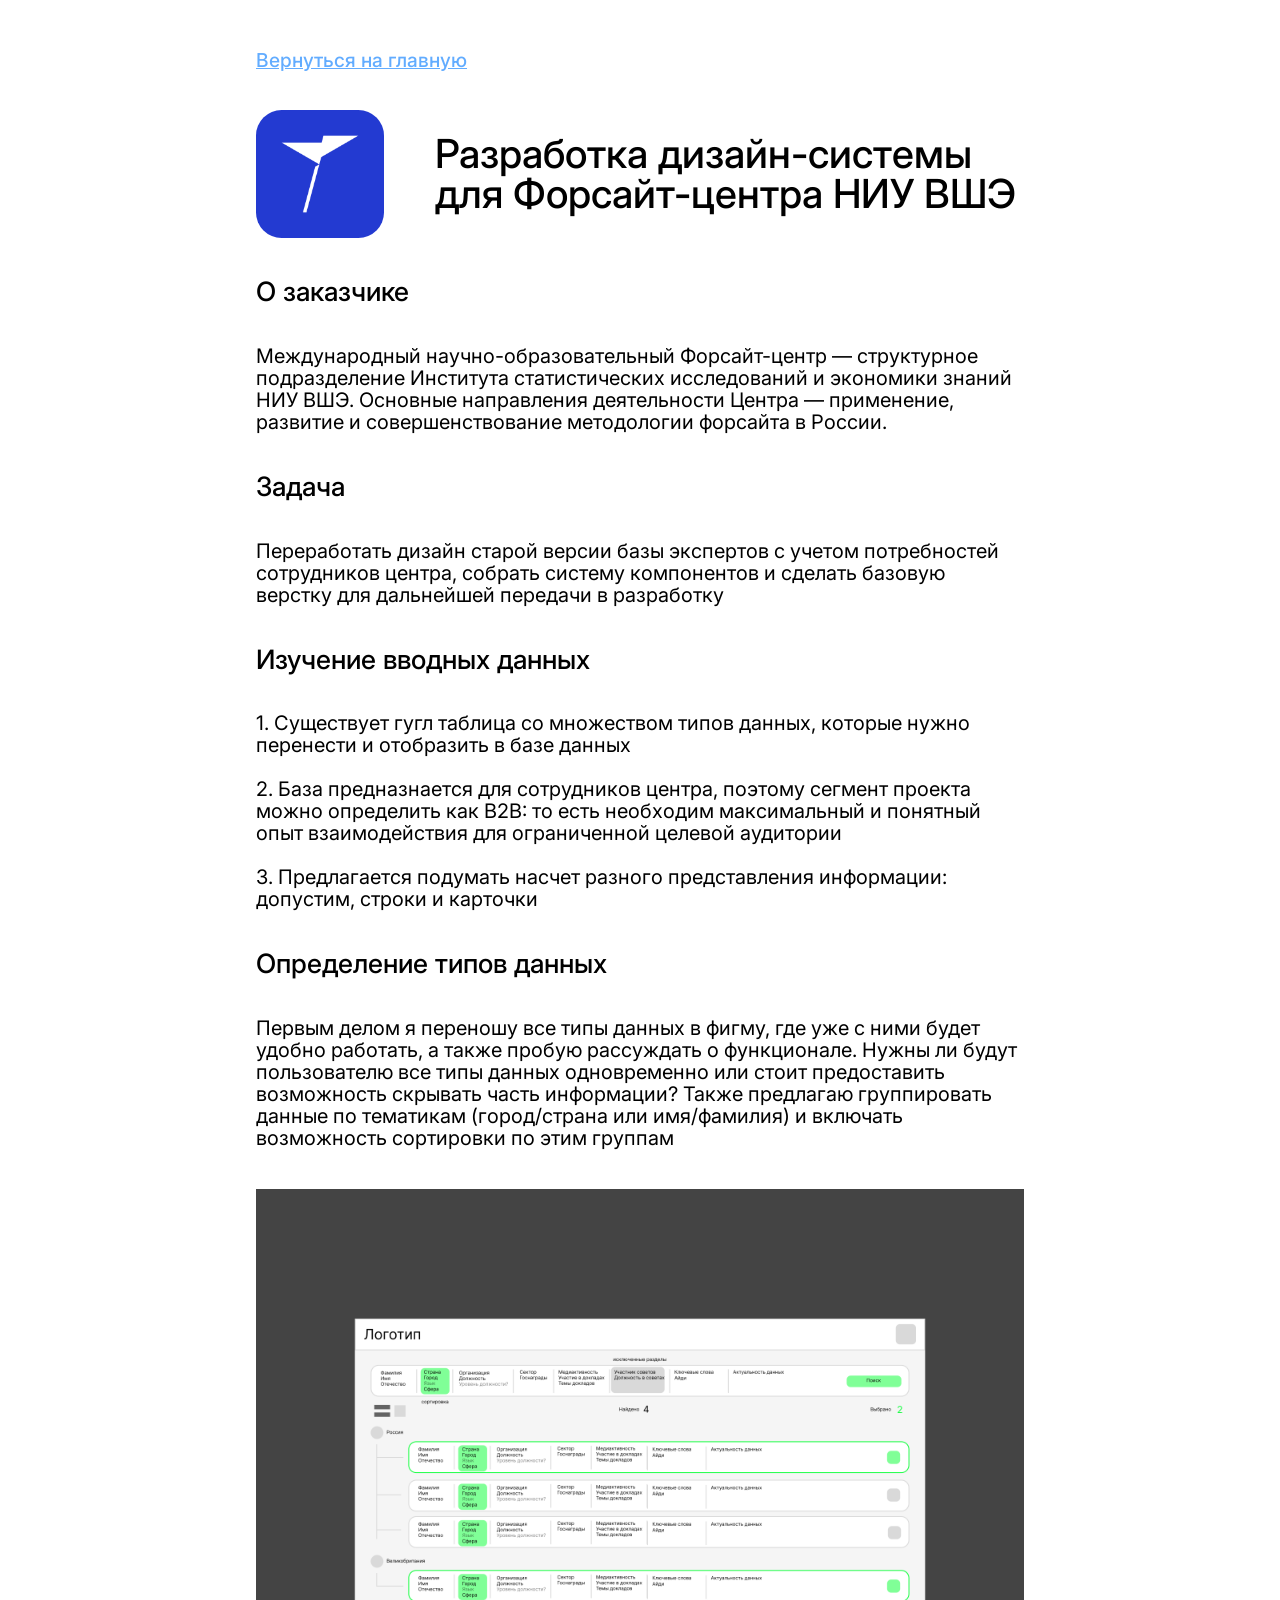
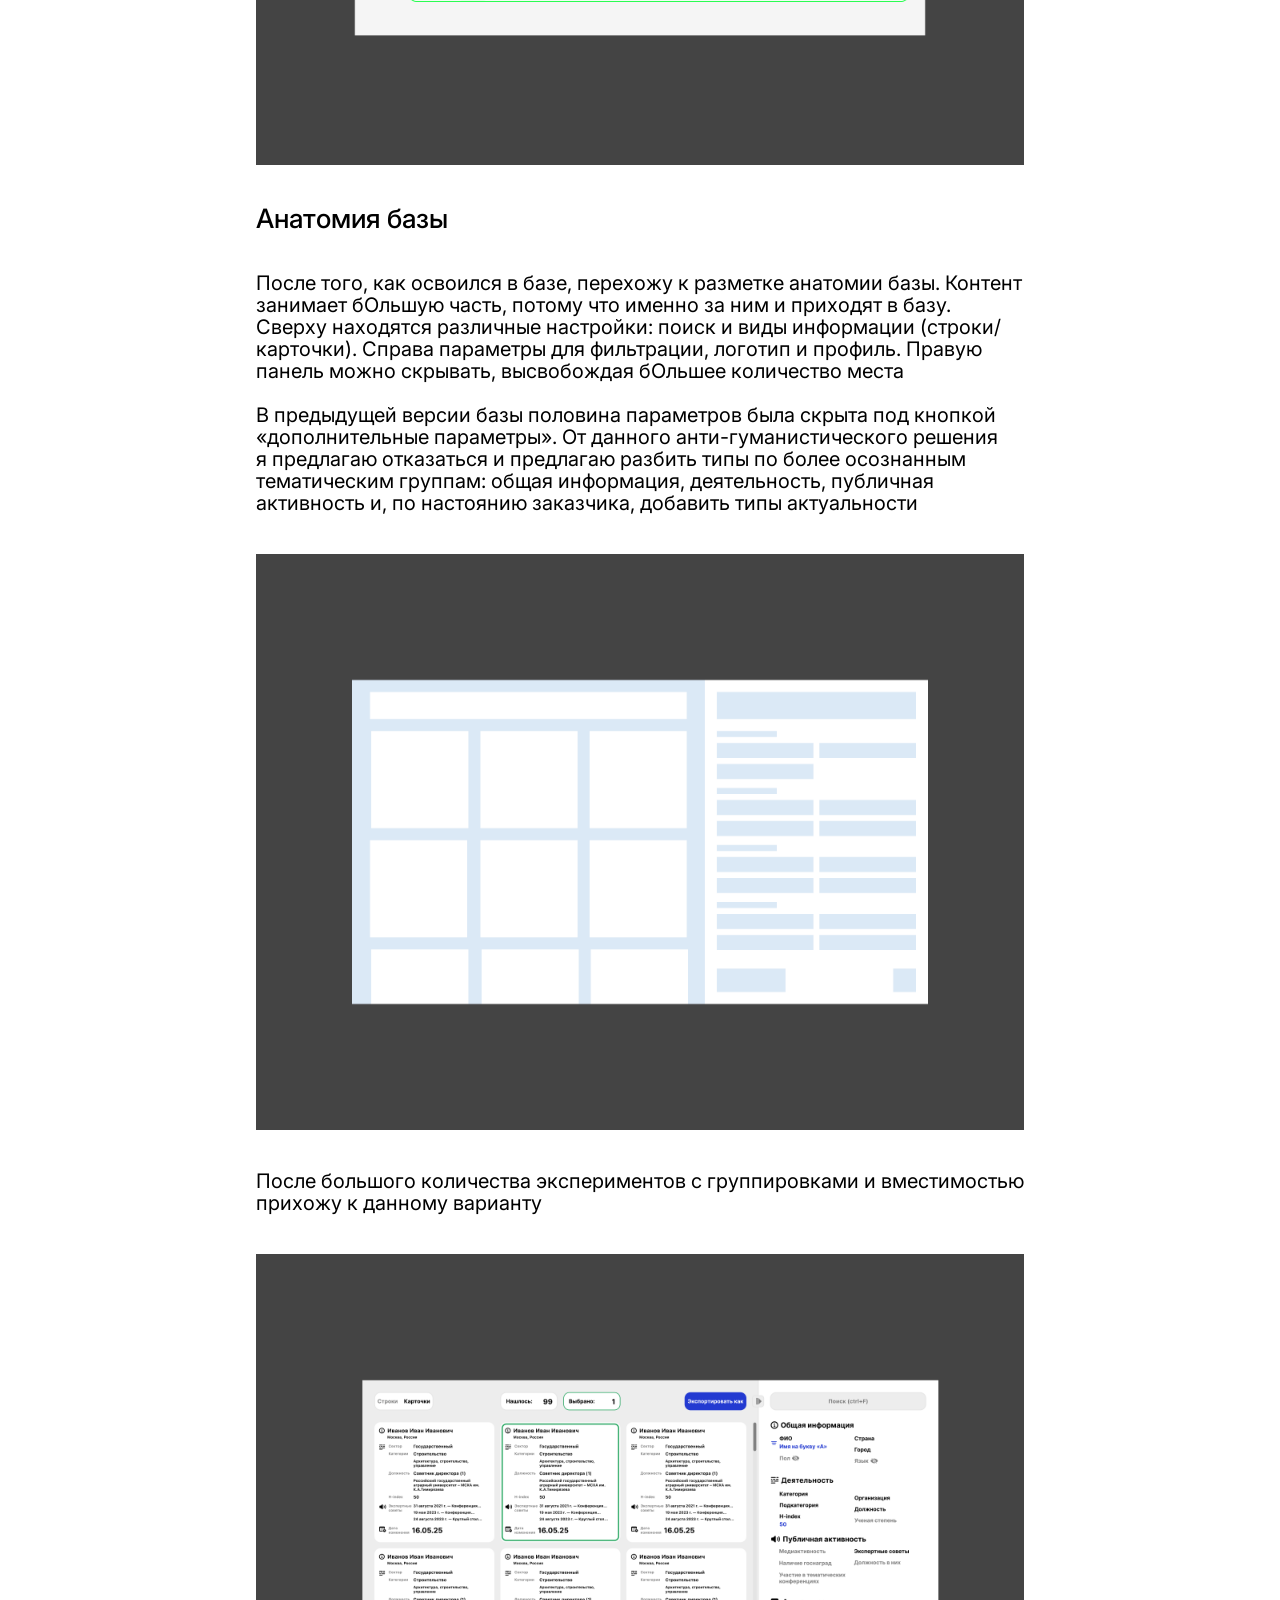
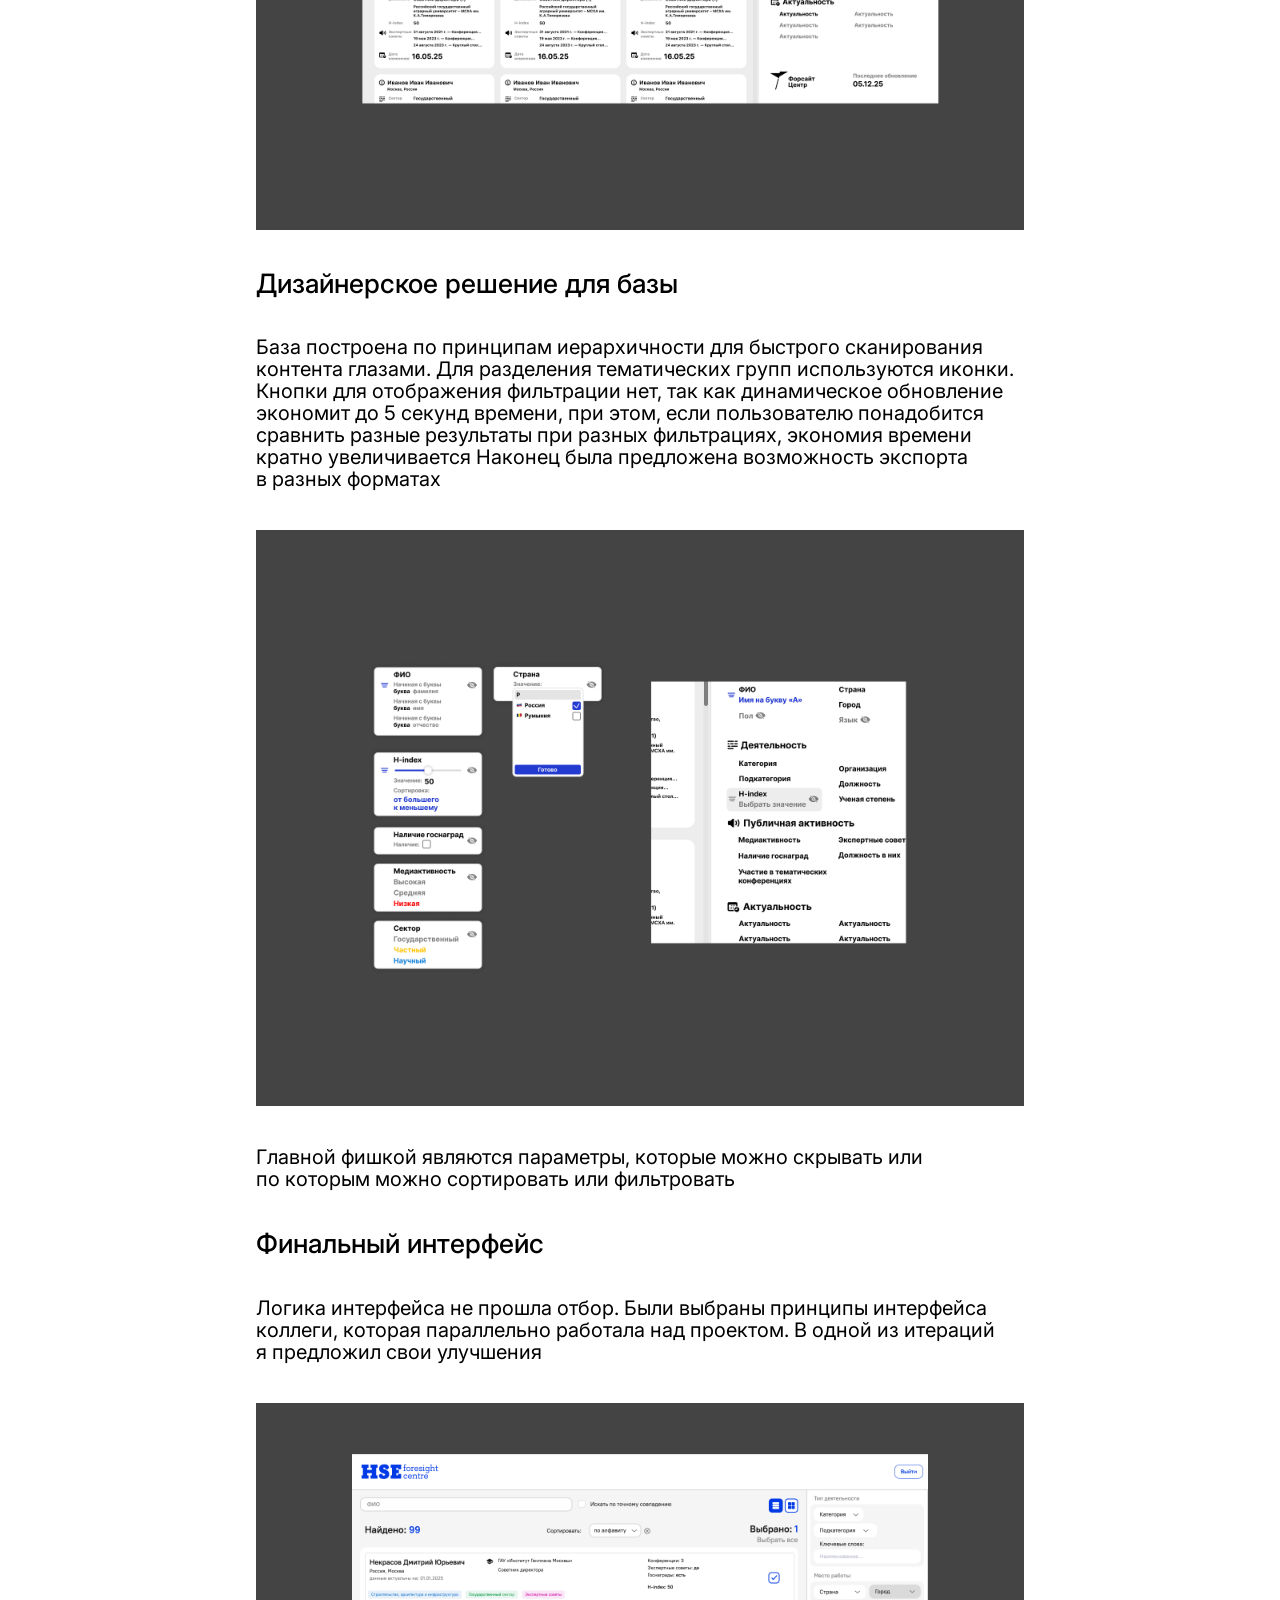
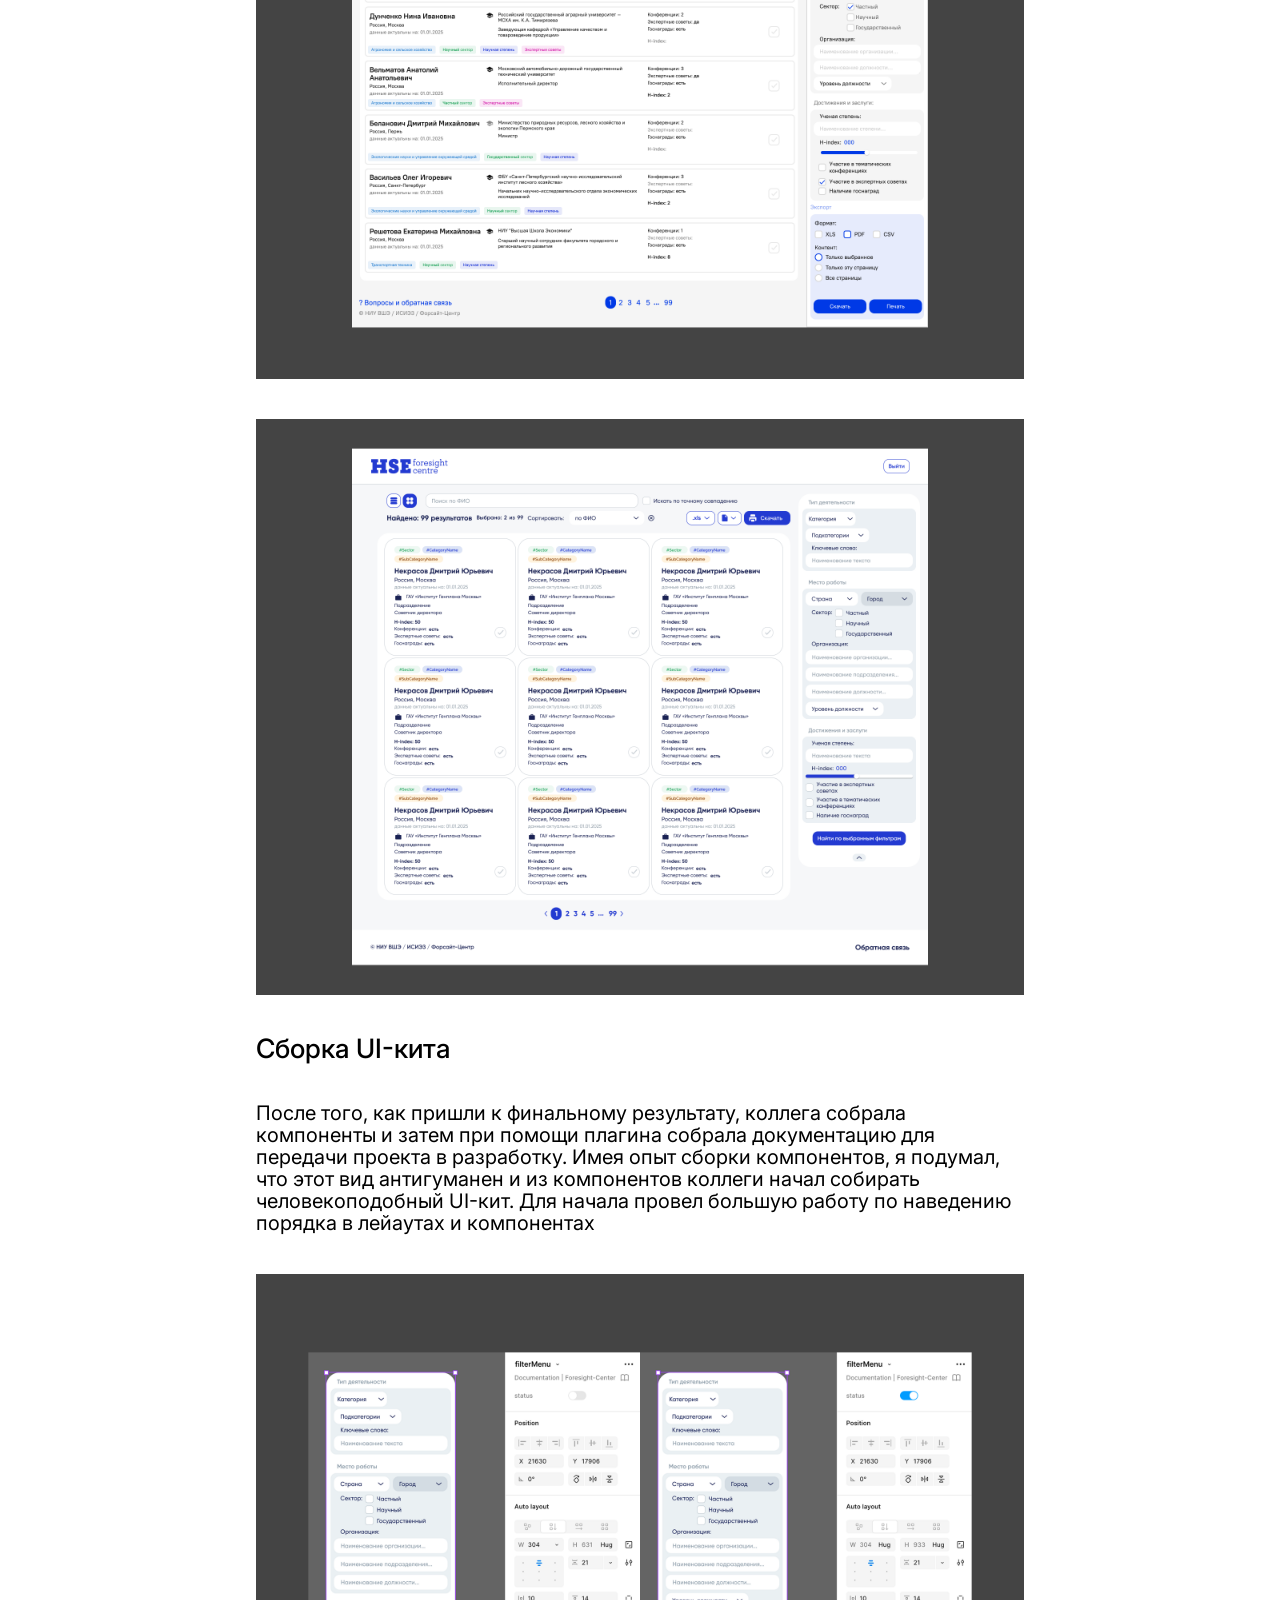
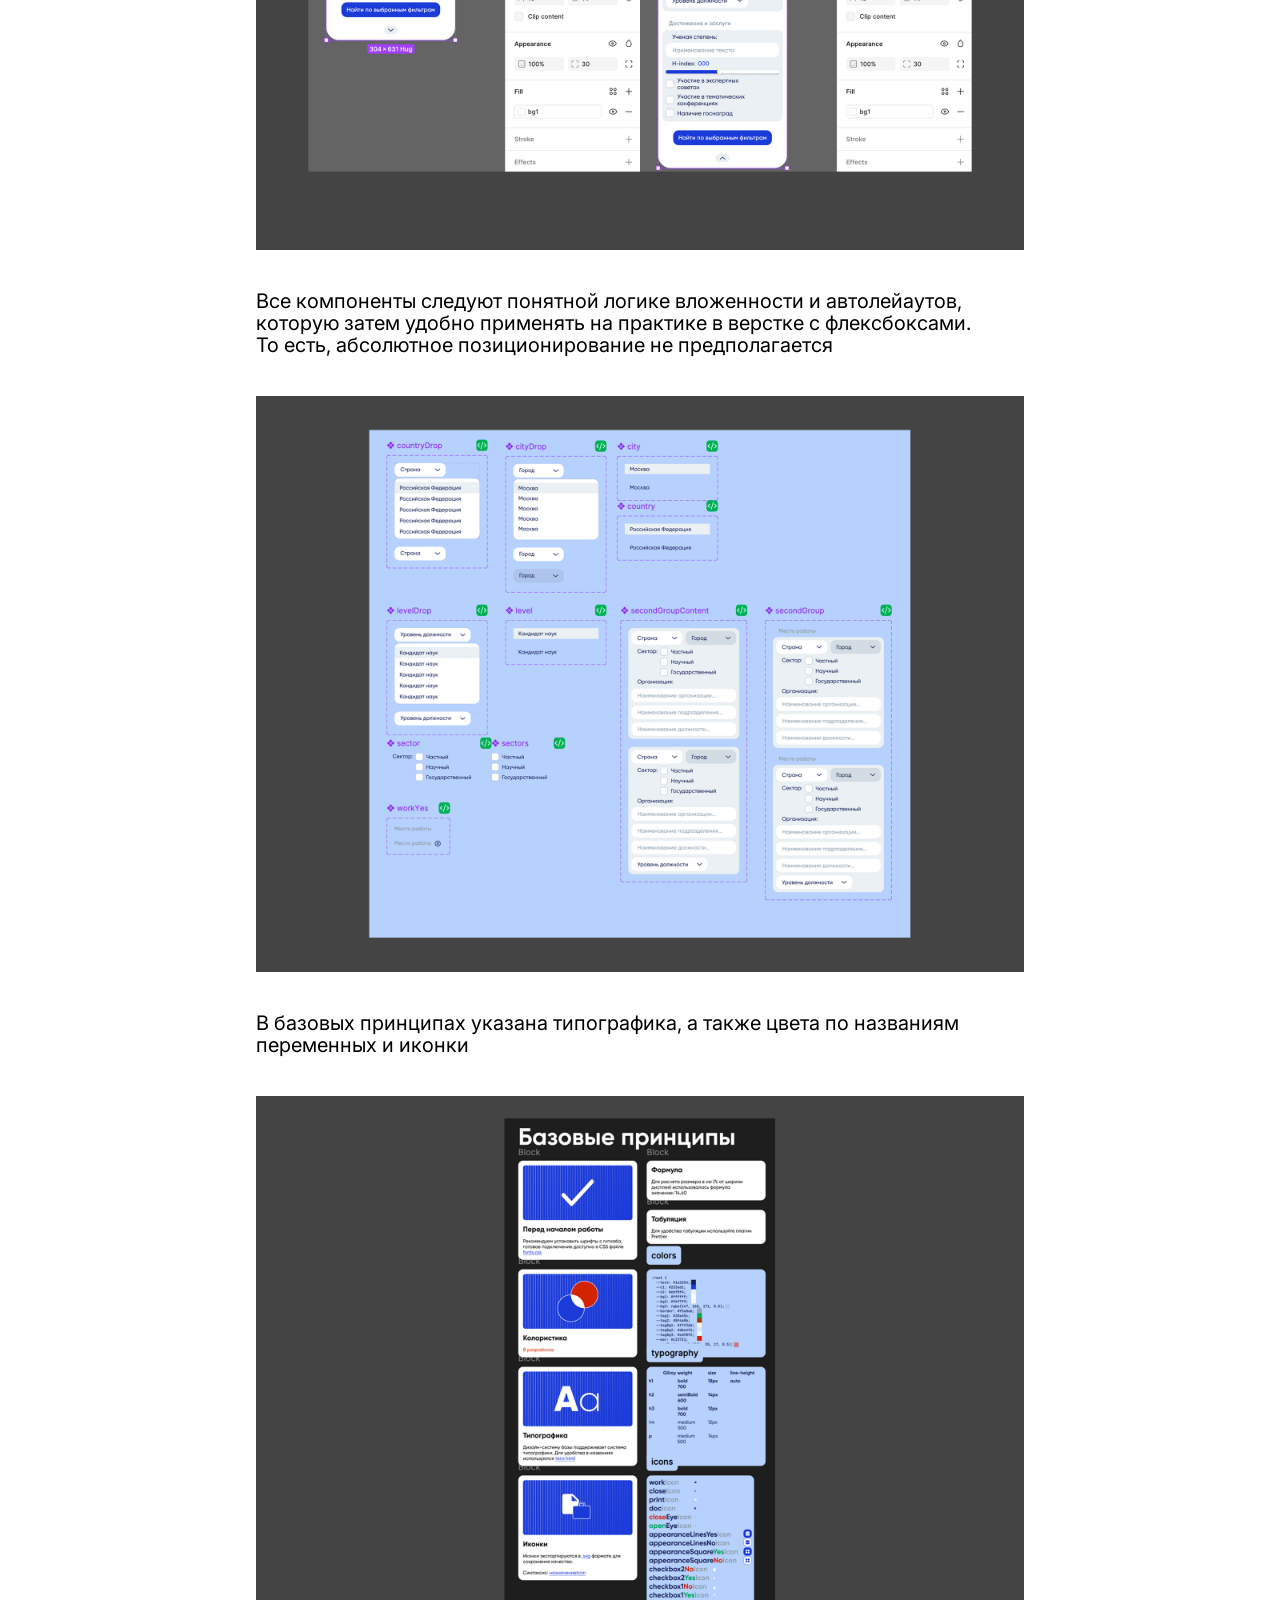
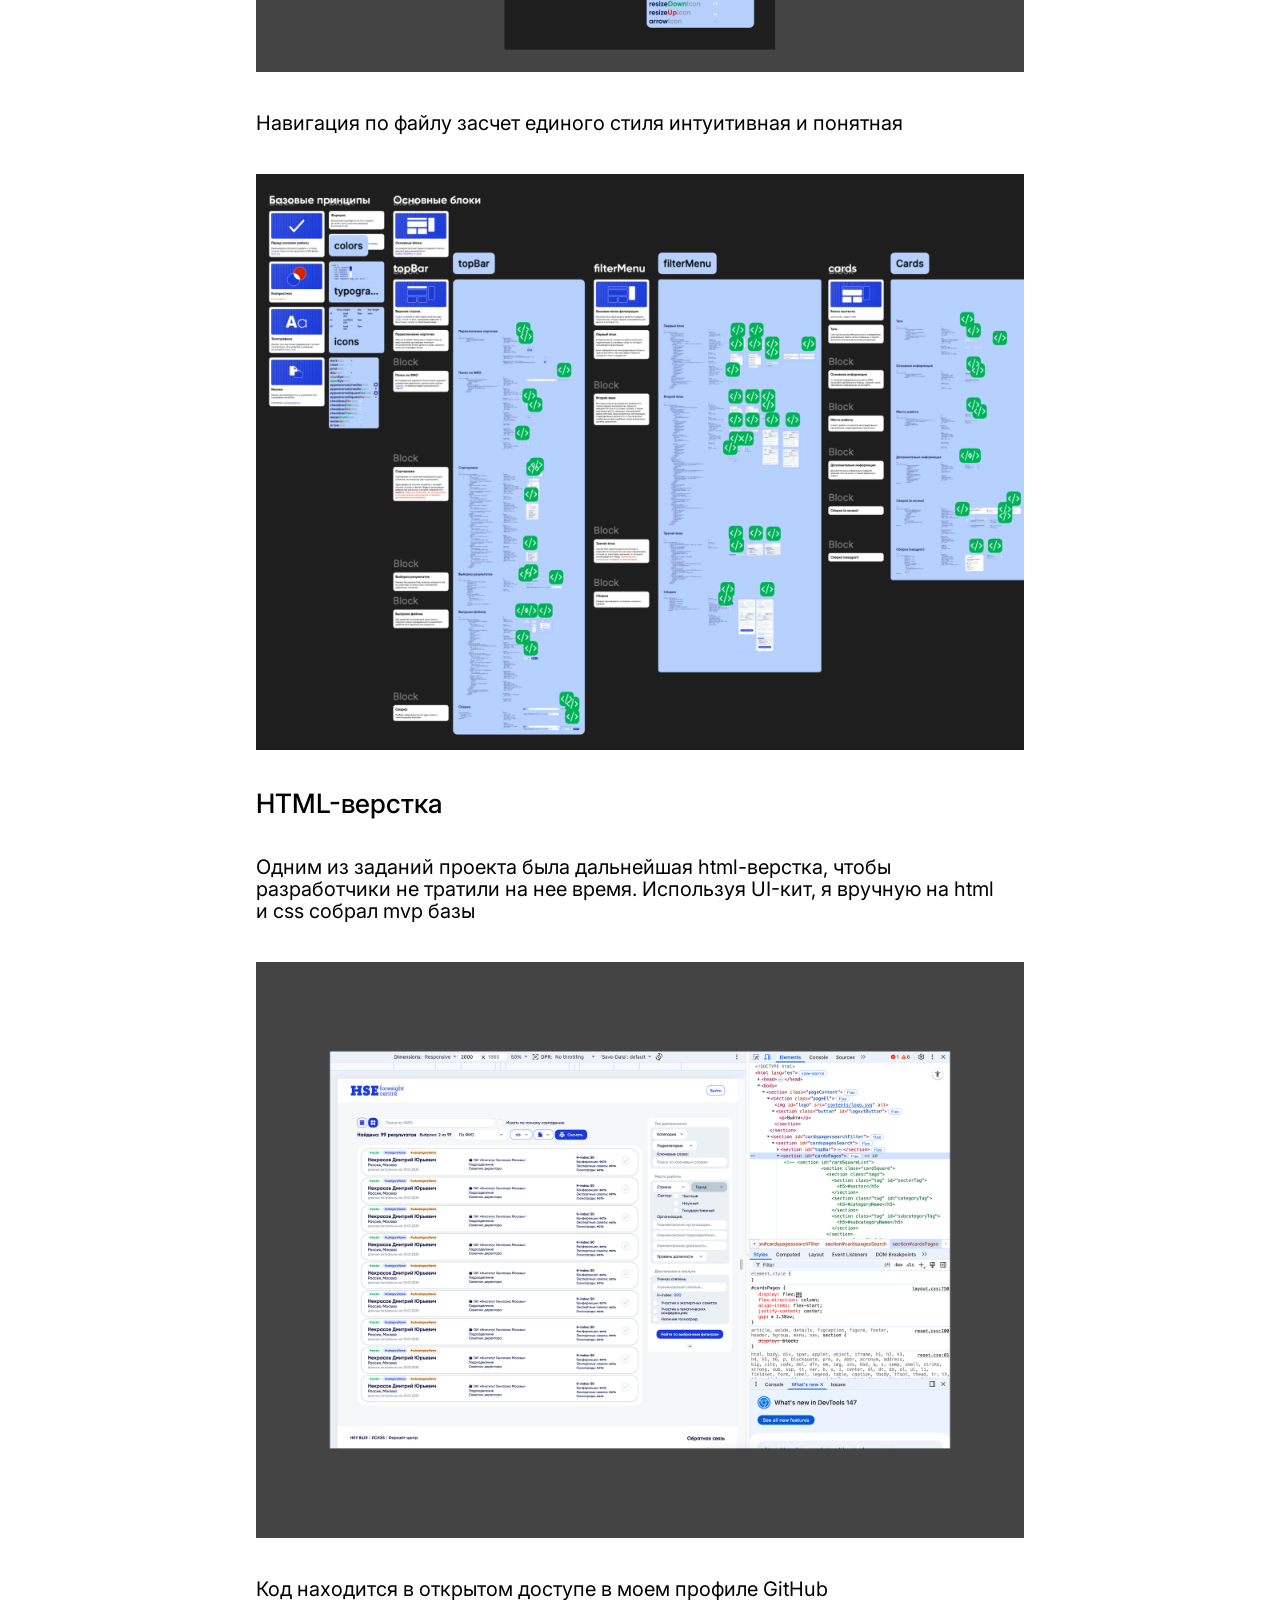
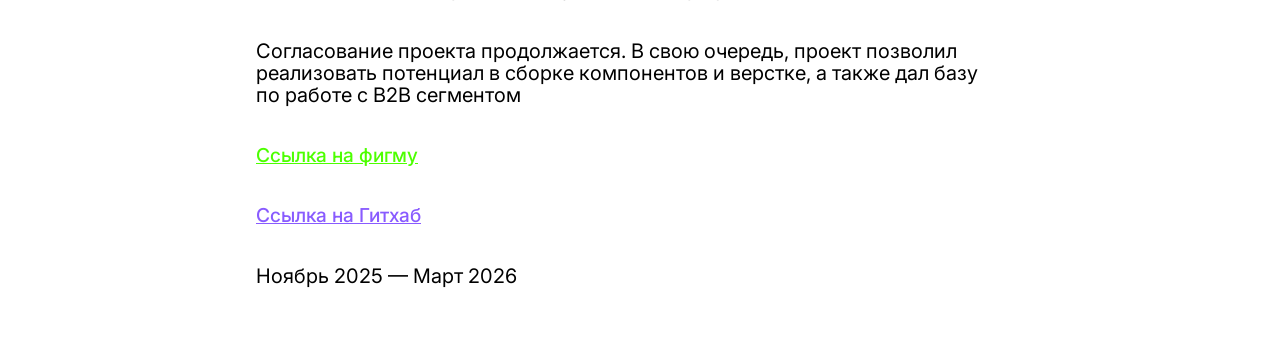
<file: projectsRu/foresight.html>
<!doctype html>
<html lang="ru">
  <head>
    <meta charset="UTF-8" />
    <meta name="viewport" content="width=device-width, initial-scale=1.0" />
    <title>Форсайт-центр</title>
    <link rel="stylesheet" href="../stylesheets/style.css" />
    <script defer src="../javascripts/scriptRu.js"></script>
    <link rel="icon" href="../images/icon.ico" />
    <link rel="stylesheet" href="../images/icon.png" />

    <meta property="og:type" content="website" />
    <meta
      property="og:title"
      content="Портфолио Тараса Балабаева: Форсайт-центр"
    />
    <meta
      property="og:description"
      content="Разработка дизайн-системы для базы данных"
    />
    <meta
      property="og:image"
      content="https://raw.githubusercontent.com/killedbycss/portfolio/refs/heads/main/projects/covers/foresight.png"
    />
    <meta
      property="og:url"
      content="https://killedbycss.github.io/portfolio/projectsRU/foresight.html"
    />
  </head>
  <body>
    <!-- Анатомия страницы -->
    <div class="inProject">
      <a href="../index.html">Вернуться на главную</a>
      <div class="titleInProject">
        <img class="iconInProject" src="../projects/icons/foresight.png" />
        <h1>Разработка дизайн-системы для Форсайт-центра НИУ ВШЭ</h1>
      </div>
      <h2>О заказчике</h2>
      <p>
        Международный научно-образовательный Форсайт-центр&nbsp;&mdash;
        структурное подразделение Института статистических исследований
        и&nbsp;экономики знаний НИУ ВШЭ. Основные направления деятельности
        Центра&nbsp;&mdash; применение, развитие и&nbsp;совершенствование
        методологии форсайта в&nbsp;Роcсии.
      </p>
      <h2>Задача</h2>
      <p>
        Переработать дизайн старой версии базы экспертов с&nbsp;учетом
        потребностей сотрудников центра, собрать систему компонентов
        и&nbsp;сделать базовую верстку для дальнейшей передачи в&nbsp;разработку
      </p>
      <h2>Изучение вводных данных</h2>
      <p>
        1. Существует гугл таблица со&nbsp;множеством типов данных, которые
        нужно перенести и&nbsp;отобразить в&nbsp;базе данных <br /><br />2. База
        предназнается для сотрудников центра, поэтому сегмент проекта можно
        определить как B2B: то&nbsp;есть необходим максимальный и&nbsp;понятный
        опыт взаимодействия для ограниченной целевой аудитории <br /><br />3.
        Предлагается подумать насчет разного представления информации: допустим,
        строки и карточки
      </p>
      <h2>Определение типов данных</h2>
      <p>
        Первым делом я&nbsp;переношу все типы данных в&nbsp;фигму, где уже
        с&nbsp;ними будет удобно работать, а&nbsp;также пробую рассуждать
        о&nbsp;функционале. Нужны&nbsp;ли будут пользователю все типы данных
        одновременно или стоит предоставить возможность скрывать часть
        информации? Также предлагаю группировать данные по&nbsp;тематикам
        (город/страна или имя/фамилия) и&nbsp;включать возможность сортировки
        по&nbsp;этим группам
      </p>
      <img src="../images/projectsRU/foresight/1.png" alt="" />
      <h2>Анатомия базы</h2>
      <p>
        После того, как освоился в&nbsp;базе, перехожу к&nbsp;разметке анатомии
        базы. Контент занимает бОльшую часть, потому что именно за&nbsp;ним
        и&nbsp;приходят в&nbsp;базу. Сверху находятся различные настройки: поиск
        и&nbsp;виды информации (строки/карточки). Справа параметры для
        фильтрации, логотип и&nbsp;профиль. Правую панель можно скрывать,
        высвобождая бОльшее количество места <br /><br />В&nbsp;предыдущей
        версии базы половина параметров была скрыта под кнопкой
        &laquo;дополнительные параметры&raquo;. От&nbsp;данного
        анти-гуманистического решения я&nbsp;предлагаю отказаться
        и&nbsp;предлагаю разбить типы по&nbsp;более осознанным тематическим
        группам: общая информация, деятельность, публичная активность&nbsp;и,
        по&nbsp;настоянию заказчика, добавить типы актуальности
      </p>
      <img src="../images/projectsRU/foresight/2.png" alt="" />
      <p>
        После большого количества экспериментов с&nbsp;группировками
        и&nbsp;вместимостью прихожу к&nbsp;данному варианту
      </p>
      <img src="../images/projectsRU/foresight/3.png" alt="" />
      <h2>Дизайнерское решение для базы</h2>
      <p>
        База построена по&nbsp;принципам иерархичности для быстрого сканирования
        контента глазами. Для разделения тематических групп используются иконки.
        Кнопки для отображения фильтрации нет, так как динамическое обновление
        экономит до&nbsp;5&nbsp;секунд времени, при этом, если пользователю
        понадобится сравнить разные результаты при разных фильтрациях, экономия
        времени кратно увеличивается Наконец была предложена возможность
        экспорта в&nbsp;разных форматах
      </p>
      <img src="../images/projectsRU/foresight/4.png" alt="" />
      <p>
        Главной фишкой являются параметры, которые можно скрывать или
        по&nbsp;которым можно сортировать или фильтровать
      </p>
      <h2>Финальный интерфейс</h2>
      <p>
        Логика интерфейса не&nbsp;прошла отбор. Были выбраны принципы интерфейса
        коллеги, которая параллельно работала над проектом. В&nbsp;одной
        из&nbsp;итераций я&nbsp;предложил свои улучшения
      </p>
      <img src="../images/projectsRU/foresight/5.png" alt="" />
      <img src="../images/projectsRU/foresight/6.png" alt="" />
      <h2>Сборка UI-кита</h2>
      <p>
        После того, как пришли к&nbsp;финальному результату, коллега собрала
        компоненты и&nbsp;затем при помощи плагина собрала документацию для
        передачи проекта в&nbsp;разработку. Имея опыт сборки компонентов,
        я&nbsp;подумал, что этот вид антигуманен и&nbsp;из&nbsp;компонентов
        коллеги начал собирать человекоподобный UI-кит. Для начала провел
        большую работу по&nbsp;наведению порядка в&nbsp;лейаутах
        и&nbsp;компонентах
      </p>
      <img src="../images/projectsRU/foresight/7.png" alt="" />
      <p>
        Все компоненты следуют понятной логике вложенности и&nbsp;автолейаутов,
        которую затем удобно применять на&nbsp;практике в&nbsp;верстке
        с&nbsp;флексбоксами. То&nbsp;есть, абсолютное позиционирование
        не&nbsp;предполагается
      </p>
      <img src="../images/projectsRU/foresight/8.png" alt="" />
      <p>
        В&nbsp;базовых принципах указана типографика, а&nbsp;также цвета
        по&nbsp;названиям переменных и&nbsp;иконки
      </p>
      <img src="../images/projectsRU/foresight/9.png" alt="" />
      <p>
        Навигация по&nbsp;файлу засчет единого стиля интуитивная и&nbsp;понятная
      </p>
      <img src="../images/projectsRU/foresight/10.png" alt="" />
      <h2>HTML-верстка</h2>
      <p>
        Одним из&nbsp;заданий проекта была дальнейшая html-верстка, чтобы
        разработчики не&nbsp;тратили на&nbsp;нее время. Используя UI-кит,
        я&nbsp;вручную на&nbsp;html и&nbsp;css собрал mvp базы
      </p>
      <img src="../images/projectsRU/foresight/11.png" alt="" />
      <p>Код находится в&nbsp;открытом доступе в&nbsp;моем профиле GitHub</p>
      <p>
        Согласование проекта продолжается. В&nbsp;свою очередь, проект позволил
        реализовать потенциал в&nbsp;сборке компонентов и&nbsp;верстке,
        а&nbsp;также дал базу по&nbsp;работе с&nbsp;B2B сегментом
      </p>
      <a
        href="https://www.figma.com/design/NAzxU9TVx9CHomHvbaN0lc/Documentation-%7C-Foresight-Center?node-id=1281-22141"
        class="figmaLink"
        >Ссылка на фигму</a
      >
      <a
        href="https://github.com/killedbycss/foresightCenter"
        class="githubLink"
        >Ссылка на Гитхаб</a
      >
      <p>Ноябрь 2025 — Март 2026</p>
    </div>
  </body>
</html>
</file>
<file: stylesheets/style.css>
@import 'reset.css';
@import url('https://fonts.googleapis.com/css2?family=Inter:ital,opsz,wght@0,14..32,100..900;1,14..32,100..900&display=swap');
@import 'layout.css';
@import 'animation.css';
@import 'adaptive.css';
</file>
